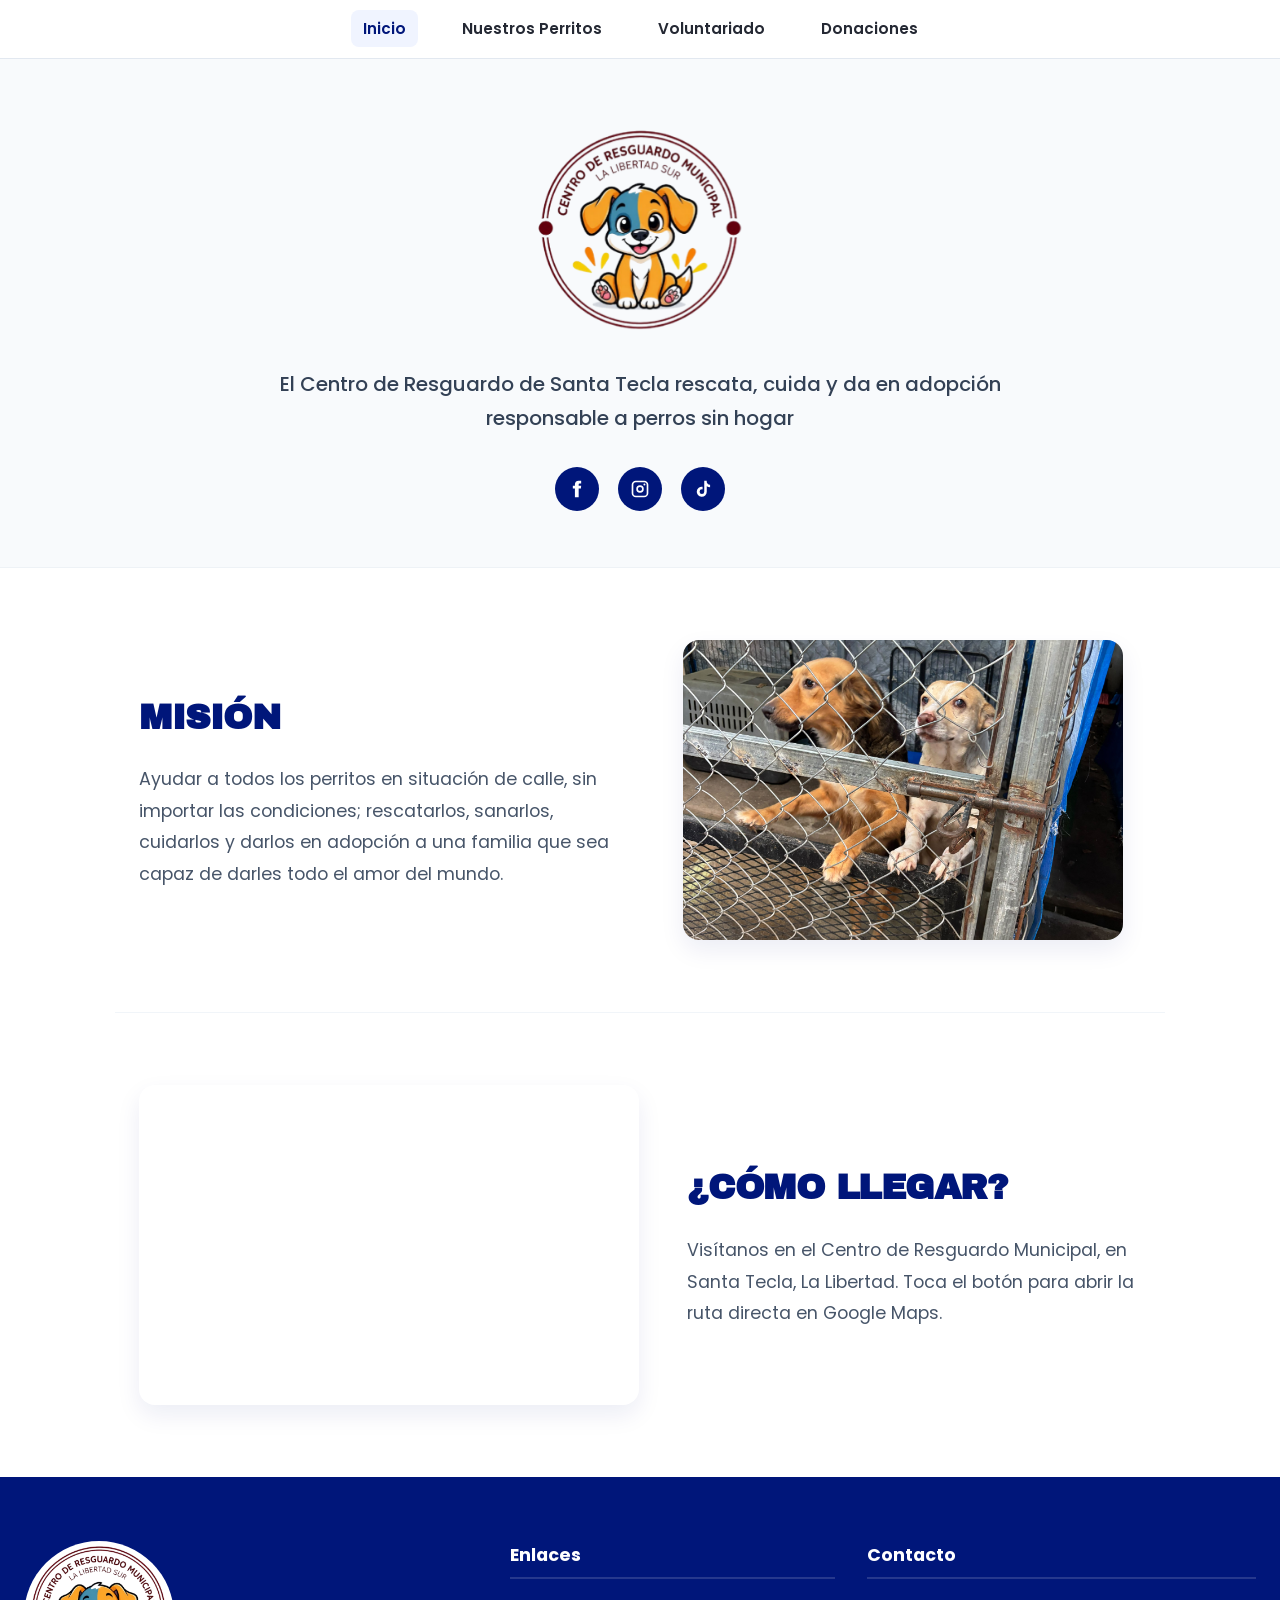
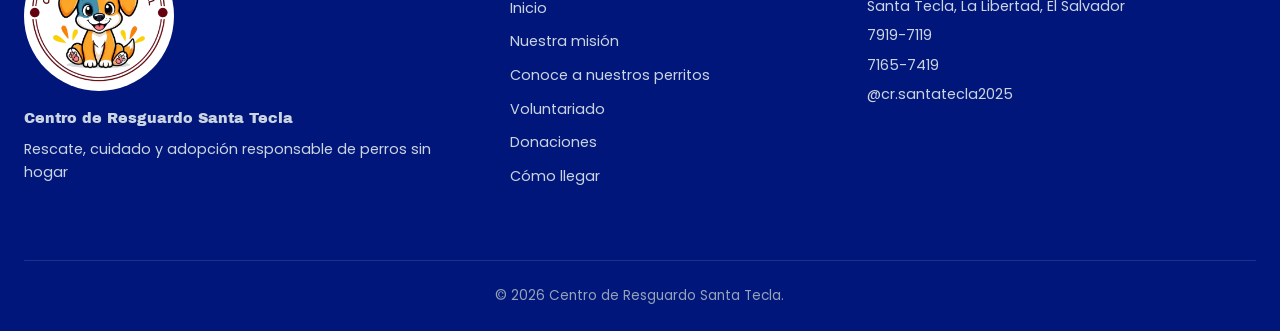
<file: index.html>
<!DOCTYPE html>
<html lang="es">
<head>
  <meta charset="UTF-8">
  <meta name="viewport" content="width=device-width, initial-scale=1.0">
  <meta name="description" content="El Centro de Resguardo de Santa Tecla cuida y da en adopción responsable a perros sin hogar">
  <title>Refugio Santa Tecla | Inicio</title>

  <!-- Tipografías del proyecto -->
  <link rel="preconnect" href="https://fonts.googleapis.com">
  <link rel="preconnect" href="https://fonts.gstatic.com" crossorigin>
  <link href="https://fonts.googleapis.com/css2?family=Archivo+Black&family=Poppins:wght@400;500;600;700;800&display=swap" rel="stylesheet">

  <!-- Hoja de estilos externa -->
  <link rel="stylesheet" href="style/styleindex.css">
</head>
<body>

  <!-- Barra de navegación estandarizada -->
  <header class="site-header">
    <nav class="barra-navegacion" aria-label="Navegación principal">
      <ul class="menu-navegacion">
        <li><a href="index.html" class="activo">Inicio</a></li>
        <li><a href="perritos.html">Nuestros Perritos</a></li>
        <li><a href="voluntariado.html">Voluntariado</a></li>
        <li><a href="donaciones.html">Donaciones</a></li>
      </ul>
    </nav>
  </header>

  <main>
    <!-- Sección Hero -->
    <section class="hero">
      <div class="hero-content">
        <img class="hero-logo" src="img/logo.png" alt="Logo del Centro de Resguardo Municipal" width="320" height="320">
        <p>El Centro de Resguardo de Santa Tecla rescata, cuida y da en adopción responsable a perros sin hogar</p>
        <ul class="social" aria-label="Redes sociales">
          <li><a class="fb" href="https://www.facebook.com/people/Centro-de-Resguardo-de-Santa-Tecla/61575786616793/" target="_blank" rel="noopener" aria-label="Facebook"><svg viewBox="0 0 24 24" aria-hidden="true"><path d="M14 8V6.5c0-.7.3-1 1-1h2V2h-3c-3 0-4.5 1.8-4.5 4.4V8H7v3.5h2.5V22H14V11.5h2.7L17 8z"/></svg></a></li>
          <li><a class="ig" href="https://www.instagram.com/cr.santatecla2025/" target="_blank" rel="noopener" aria-label="Instagram"><svg viewBox="0 0 24 24" aria-hidden="true"><path d="M7 2h10a5 5 0 0 1 5 5v10a5 5 0 0 1-5 5H7a5 5 0 0 1-5-5V7a5 5 0 0 1 5-5zm0 2a3 3 0 0 0-3 3v10a3 3 0 0 0 3 3h10a3 3 0 0 0 3-3V7a3 3 0 0 0-3-3zm5 3.5a4.5 4.5 0 1 1 0 9 4.5 4.5 0 0 1 0-9zm0 2a2.5 2.5 0 1 0 0 5 2.5 2.5 0 0 0 0-5zM17.3 5.5a1.2 1.2 0 1 1 0 2.4 1.2 1.2 0 0 1 0-2.4z"/></svg></a></li>
          <li><a class="tt" href="https://www.tiktok.com/@cr.santatecla2025" target="_blank" rel="noopener" aria-label="TikTok"><svg viewBox="0 0 24 24" aria-hidden="true"><path d="M16.5 2h-3v13.2a2.8 2.8 0 1 1-2.8-2.8c.3 0 .6 0 .8.1V9.4a6 6 0 1 0 5 5.9V8.6a7 7 0 0 0 4 1.3V6.9a4 4 0 0 1-4-4.9z"/></svg></a></li>
        </ul>
      </div>
    </section>

    <!-- Sección Misión: Texto izquierda, Foto derecha -->
    <section class="mission" id="mision">
      <div class="mission-container">
        <div class="mission-text">
          <h2>MISIÓN</h2>
          <p>Ayudar a todos los perritos en situación de calle, sin importar las condiciones;
            rescatarlos, sanarlos, cuidarlos y darlos en adopción a una familia
            que sea capaz de darles todo el amor del mundo.
          </p>
        </div>
        <div class="mission-media">
          <img src="img/mision.png" alt="Perrito rescatado en el refugio" class="mission-img">
        </div>
      </div>
    </section>

    <!-- Sección Cómo llegar: Mapa izquierda, Texto derecha -->
    <section class="location" id="como-llegar">
      <div class="location-container">
        <div class="location-map">
          <iframe 
            src="https://www.google.com/maps?q=Centro+de+Resguardo+Municipal+Santa+Tecla&output=embed" 
            title="Ubicación en Google Maps"
            loading="lazy">
          </iframe>
        </div>
        <div class="location-text">
          <h2>¿CÓMO LLEGAR?</h2>
          <p>Visítanos en el Centro de Resguardo Municipal, en Santa Tecla, La Libertad. Toca el botón para abrir la ruta directa en Google Maps.</p>
        </div>
      </div>
    </section>
  </main>

<!-- Pie de página -->
  <footer class="site-footer">
    <div class="footer-col">
      <img class="footer-logo" src="img/logo.png" alt="Logo del Centro de Resguardo" width="80" height="80">
      <p class="footer-title">Centro de Resguardo Santa Tecla</p>
      <p>Rescate, cuidado y adopción responsable de perros sin hogar</p>
    </div>

    <nav class="footer-col" aria-label="Enlaces del pie de página">
      <h3>Enlaces</h3>
      <ul>
        <li><a href="index.html">Inicio</a></li>
        <li><a href="index.html#mision">Nuestra misión</a></li>
        <li><a href="perritos.html">Conoce a nuestros perritos</a></li>
        <li><a href="voluntariado.html">Voluntariado</a></li>
        <li><a href="donaciones.html">Donaciones</a></li>
        <li><a href="index.html#como-llegar">Cómo llegar</a></li>
      </ul>
    </nav>

    <div class="footer-col">
      <h3>Contacto</h3>
      <address>
        <p>Santa Tecla, La Libertad, El Salvador</p>
        <p><a href="tel:+50379197119">7919-7119</a></p>
        <p><a href="tel:+50371657419">7165-7419</a></p>
        <p><a href="https://www.instagram.com/cr.santatecla2025/" target="_blank" rel="noopener">@cr.santatecla2025</a></p>
      </address>
    </div>

    <p class="footer-copy">&copy; 2026 Centro de Resguardo Santa Tecla. </p>
  </footer>

</body>
</html>
</file>
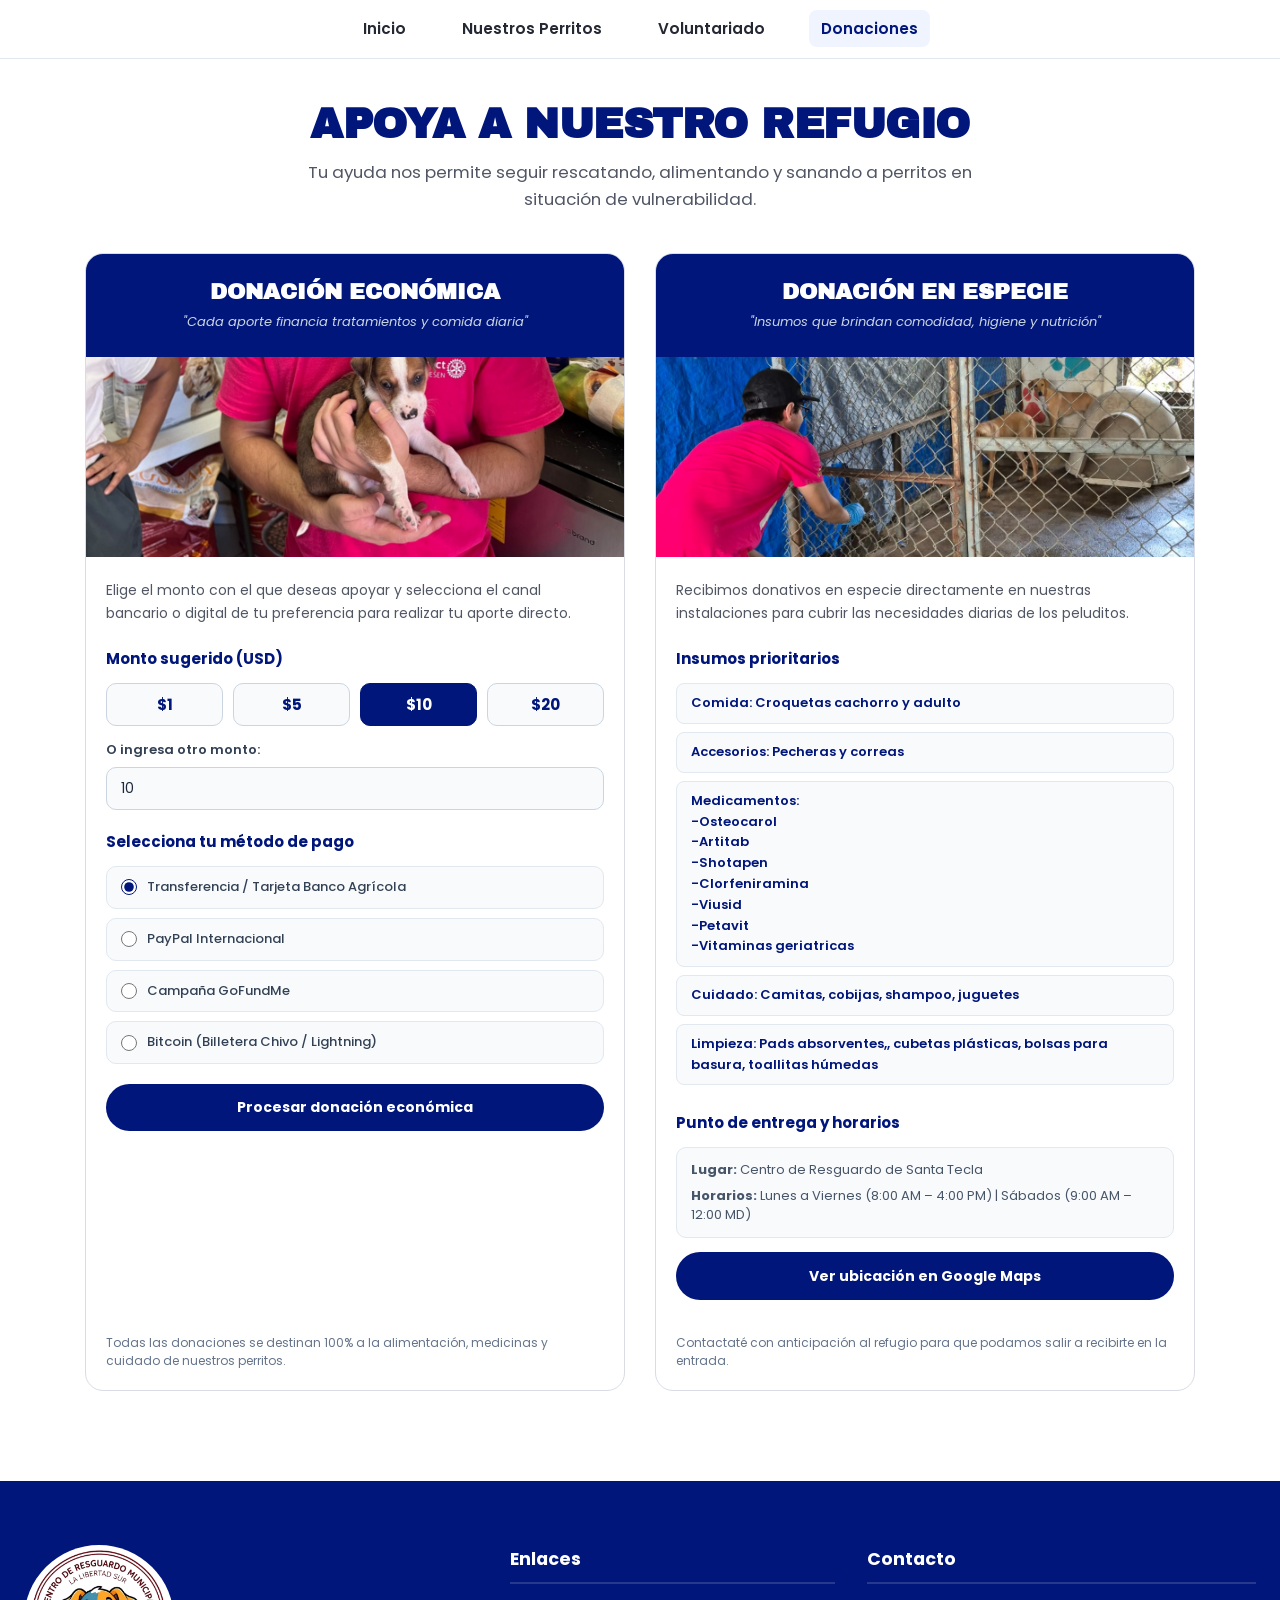
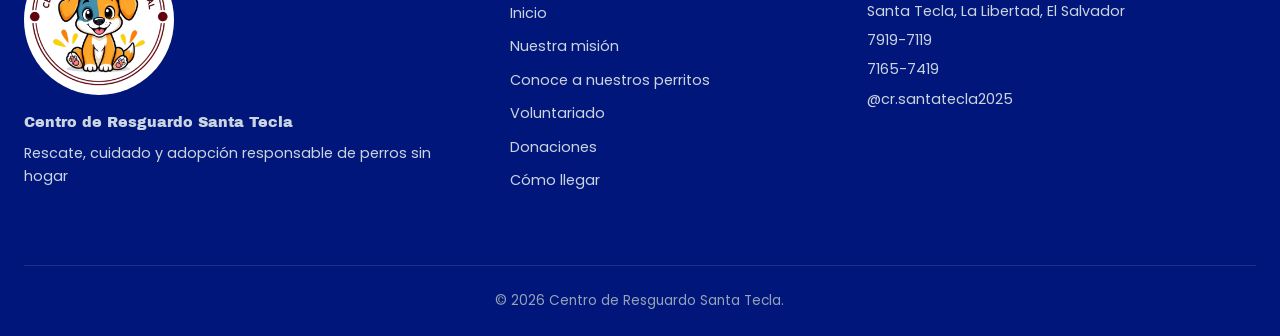
<file: donaciones.html>
<!DOCTYPE html>
<html lang="es">
<head>
  <meta charset="UTF-8">
  <meta name="viewport" content="width=device-width, initial-scale=1.0">
  <title>Donaciones - Refugio Santa Tecla</title>

  <!-- Tipografías de Google Fonts -->
  <link rel="preconnect" href="https://fonts.googleapis.com">
  <link rel="preconnect" href="https://fonts.gstatic.com" crossorigin>
  <link href="https://fonts.googleapis.com/css2?family=Archivo+Black&family=Poppins:wght@400;500;600;700;800&display=swap" rel="stylesheet">

  <!-- Hoja de estilos externa e independiente -->
  <link rel="stylesheet" href="style/styledonaciones.css">
</head>
<body>

  <!-- Barra de navegación estandarizada -->
  <header class="site-header">
    <nav class="barra-navegacion" aria-label="Navegación principal">
      <ul class="menu-navegacion">
        <li><a href="index.html">Inicio</a></li>
        <li><a href="perritos.html">Nuestros Perritos</a></li>
        <li><a href="voluntariado.html">Voluntariado</a></li>
        <li><a href="donaciones.html" class="activo">Donaciones</a></li>
      </ul>
    </nav>
  </header>

  <!-- Encabezado con estética consistente -->
  <section class="encabezado-perritos">
    <h1>APOYA A NUESTRO REFUGIO</h1>
    <p class="subtitulo-donaciones">Tu ayuda nos permite seguir rescatando, alimentando y sanando a perritos en situación de vulnerabilidad.</p>
  </section>

  <main class="contenedor-donaciones">
    <div class="cuadricula-donaciones">

      <!-- Tarjeta 1: Donación Económica con Métodos de Pago Unificados -->
      <article class="tarjeta-info">
        <header class="tarjeta-info-header">
          <h2>DONACIÓN ECONÓMICA</h2>
          <p class="lema-actividad">"Cada aporte financia tratamientos y comida diaria"</p>
        </header>

        <div class="tarjeta-imagen-wrap">
          <img src="img/donacion-dinero.png" alt="Apoyo a la atención veterinaria de perritos" class="tarjeta-donacion-img">
        </div>

        <div class="tarjeta-info-body">
          <p class="texto-descripcion">
            Elige el monto con el que deseas apoyar y selecciona el canal bancario o digital de tu preferencia para realizar tu aporte directo.
          </p>

          <form id="form-donacion-dinero" class="form-donacion-unificado">
            <div class="bloque-seccion-interna">
              <h3>Monto sugerido (USD)</h3>
              <div class="montos-predefinidos">
                <button type="button" class="btn-monto" data-monto="1">$1</button>
                <button type="button" class="btn-monto" data-monto="5">$5</button>
                <button type="button" class="btn-monto activo" data-monto="10">$10</button>
                <button type="button" class="btn-monto" data-monto="20">$20</button>
              </div>

              <div class="campo-grupo">
                <label for="monto-deseado">O ingresa otro monto:</label>
                <input type="number" id="monto-deseado" name="monto-deseado" min="1" step="0.01" value="10" placeholder="Ej. 25.00">
              </div>
            </div>

            <div class="bloque-seccion-interna">
              <h3>Selecciona tu método de pago</h3>
              <div class="lista-radios">
                <label class="opcion-radio" for="pago-tarjeta">
                  <input type="radio" id="pago-tarjeta" name="metodo-pago" value="tarjeta" checked required>
                  <span>Transferencia / Tarjeta Banco Agrícola</span>
                </label>
                
                <label class="opcion-radio" for="pago-paypal">
                  <input type="radio" id="pago-paypal" name="metodo-pago" value="paypal">
                  <span>PayPal Internacional</span>
                </label>

                <label class="opcion-radio" for="pago-gofundme">
                  <input type="radio" id="pago-gofundme" name="metodo-pago" value="gofundme">
                  <span>Campaña GoFundMe</span>
                </label>

                <label class="opcion-radio" for="pago-bitcoin">
                  <input type="radio" id="pago-bitcoin" name="metodo-pago" value="bitcoin">
                  <span>Bitcoin (Billetera Chivo / Lightning)</span>
                </label>
              </div>
            </div>

            <button type="submit" class="btn-accion">Procesar donación económica</button>
          </form>

          <p class="requisito-nota"> Todas las donaciones se destinan 100% a la alimentación, medicinas y cuidado de nuestros perritos.</p>
        </div>
      </article>

      <!-- Tarjeta 2: Donación de Artículos con Recepción y Ubicación Unificadas -->
      <article class="tarjeta-info">
        <header class="tarjeta-info-header">
          <h2>DONACIÓN EN ESPECIE</h2>
          <p class="lema-actividad">"Insumos que brindan comodidad, higiene y nutrición"</p>
        </header>

        <div class="tarjeta-imagen-wrap">
          <img src="img/donacion-articulos.png" alt="Insumos y alimentos para perritos" class="tarjeta-donacion-img">
        </div>

        <div class="tarjeta-info-body">
          <p class="texto-descripcion">
            Recibimos donativos en especie directamente en nuestras instalaciones para cubrir las necesidades diarias de los peluditos.
          </p>

          <div class="bloque-seccion-interna">
            <h3>Insumos prioritarios</h3>
            <ul class="tags-horarios">
              <li>Comida: Croquetas cachorro y adulto</li>
              <li>Accesorios: Pecheras y correas</li>
              <li>Medicamentos:
                <ul>-Osteocarol</ul>
                <ul>-Artitab</ul>
                <ul>-Shotapen</ul>
                <ul>-Clorfeniramina</ul>
                <ul>-Viusid</ul>
                <ul>-Petavit</ul>
                <ul>-Vitaminas geriatricas</ul>
              </li>
              <li>Cuidado: Camitas, cobijas, shampoo, juguetes</li>
              <li>Limpieza: Pads absorventes,, cubetas plásticas, bolsas para basura, toallitas húmedas</li>
            </ul>
          </div>

          <div class="bloque-seccion-interna">
            <h3>Punto de entrega y horarios</h3>
            <div class="caja-entrega-resumen">
              <p class="entrega-lugar"><strong>Lugar:</strong> Centro de Resguardo de Santa Tecla</p>
              <p class="entrega-horario"><strong>Horarios:</strong> Lunes a Viernes (8:00 AM – 4:00 PM) | Sábados (9:00 AM – 12:00 MD)</p>
            </div>
            <a href="https://maps.app.goo.gl/vtKgPzYbwQFn2ME26?g_st=iw" target="_blank" rel="noopener" class="btn-accion">Ver ubicación en Google Maps</a>
          </div>

          <p class="requisito-nota">Contactaté con anticipación al refugio para que podamos salir a recibirte en la entrada.</p>
        </div>
      </article>

    </div>
  </main>

    <footer class="site-footer">
    <div class="footer-col">
      <img class="footer-logo" src="img/logo.png" alt="Logo del Centro de Resguardo" width="80" height="80">
      <p class="footer-title">Centro de Resguardo Santa Tecla</p>
      <p>Rescate, cuidado y adopción responsable de perros sin hogar</p>
    </div>

    <nav class="footer-col" aria-label="Enlaces del pie de página">
      <h3>Enlaces</h3>
      <ul>
        <li><a href="index.html">Inicio</a></li>
        <li><a href="index.html#mision">Nuestra misión</a></li>
        <li><a href="perritos.html">Conoce a nuestros perritos</a></li>
        <li><a href="voluntariado.html">Voluntariado</a></li>
        <li><a href="donaciones.html">Donaciones</a></li>
        <li><a href="index.html#como-llegar">Cómo llegar</a></li>
      </ul>
    </nav>

    <div class="footer-col">
      <h3>Contacto</h3>
      <address>
        <p>Santa Tecla, La Libertad, El Salvador</p>
        <p><a href="tel:+50379197119">7919-7119</a></p>
        <p><a href="tel:+50371657419">7165-7419</a></p>
        <p><a href="https://www.instagram.com/cr.santatecla2025/" target="_blank" rel="noopener">@cr.santatecla2025</a></p>
      </address>
    </div>

    <p class="footer-copy">&copy; 2026 Centro de Resguardo Santa Tecla. </p>
  </footer>


  <script>
    const ENLACES_PAGO = {
      tarjeta:  "https://www.bancoagricola.com",
      paypal:   "https://www.paypal.com",
      gofundme: "https://www.gofundme.com",
      bitcoin:  "https://chivowallet.com"
    };

    const botonesMonto = document.querySelectorAll(".btn-monto");
    const inputMonto = document.getElementById("monto-deseado");

    botonesMonto.forEach(btn => {
      btn.addEventListener("click", () => {
        botonesMonto.forEach(b => b.classList.remove("activo"));
        btn.classList.add("activo");
        inputMonto.value = btn.dataset.monto;
      });
    });

    document.getElementById("form-donacion-dinero").addEventListener("submit", function (e) {
      e.preventDefault();
      const elegido = document.querySelector('input[name="metodo-pago"]:checked');
      if (elegido && ENLACES_PAGO[elegido.value]) {
        window.open(ENLACES_PAGO[elegido.value], "_blank");
      }
    });
  </script>

</body>
</html>
</file>
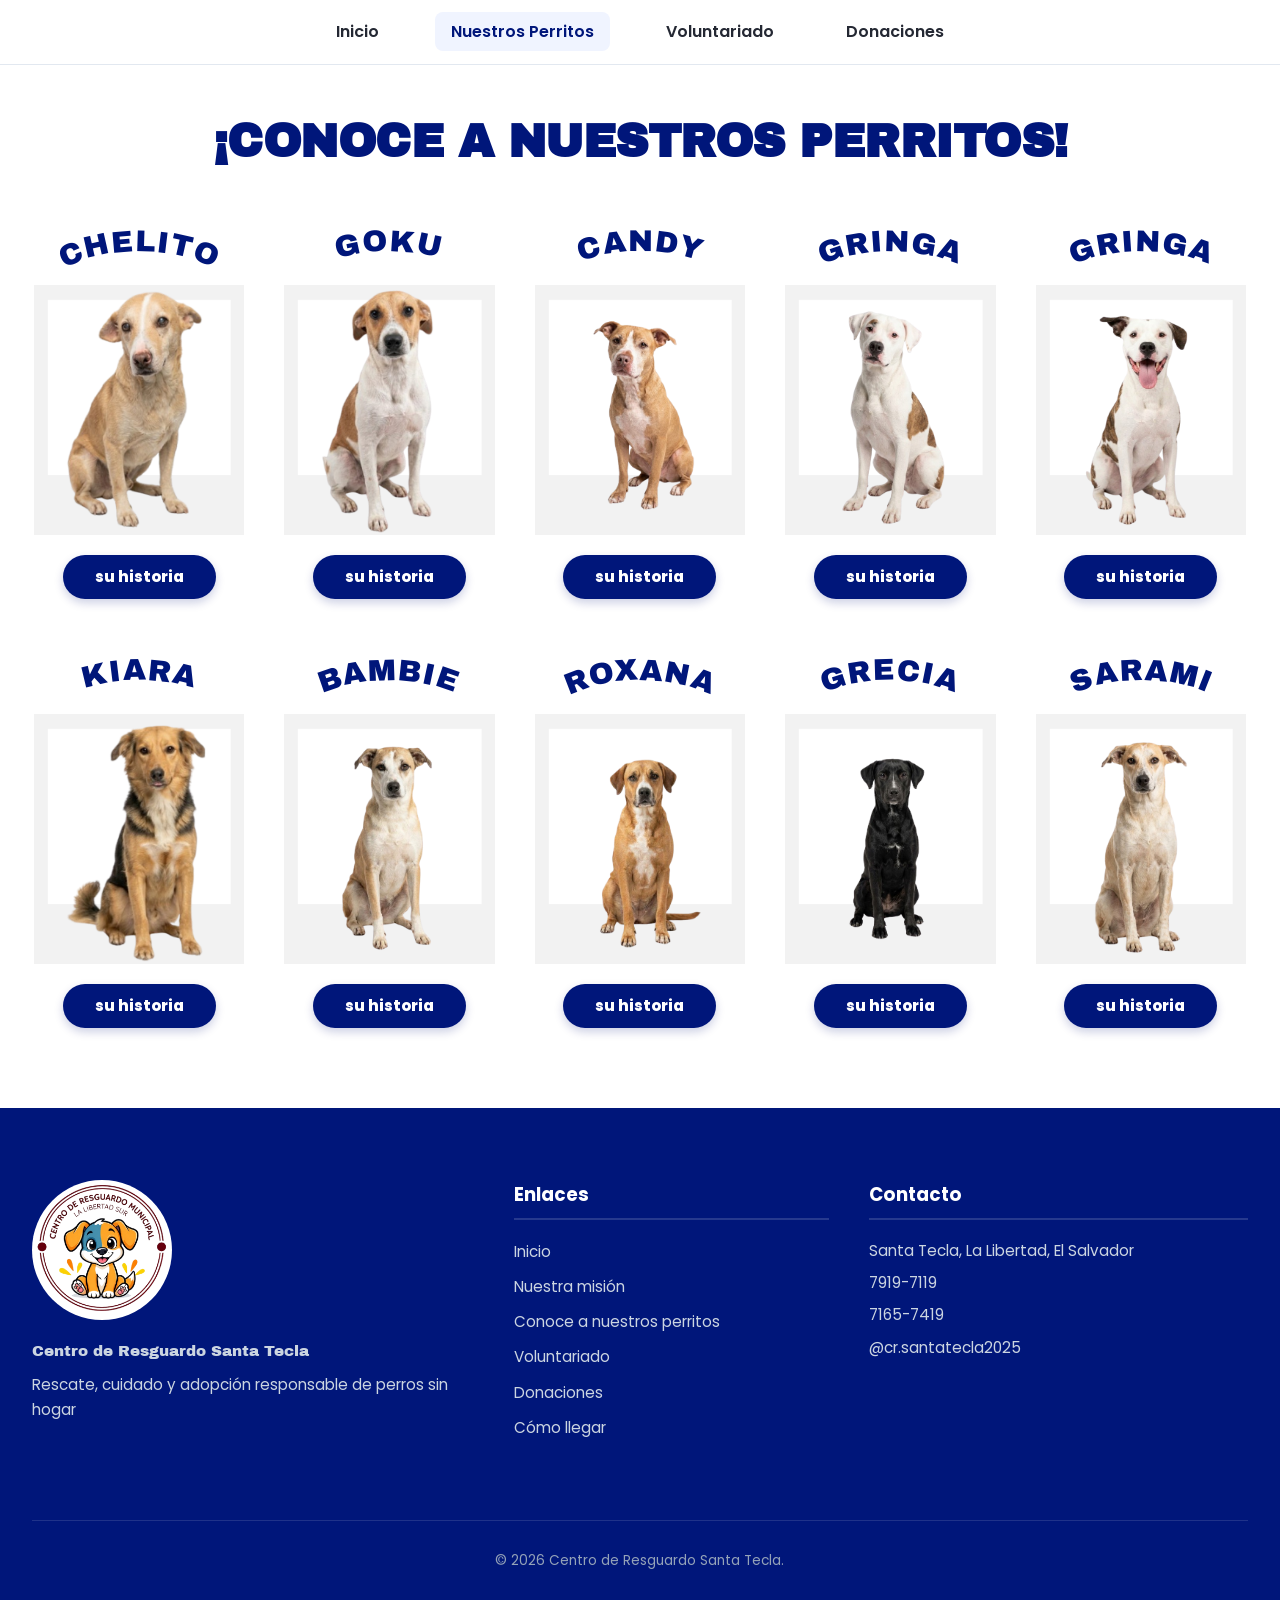
<file: perritos.html>
<!DOCTYPE html>
<html lang="es">
<head>
  <meta charset="UTF-8">
  <meta name="viewport" content="width=device-width, initial-scale=1.0">
  <title>Conoce a nuestros perritos - Centro de Resguardo</title>
  
  <!-- Tipografías de Google Fonts: Archivo Black y Poppins -->
  <link rel="preconnect" href="https://fonts.googleapis.com">
  <link rel="preconnect" href="https://fonts.gstatic.com" crossorigin>
  <link href="https://fonts.googleapis.com/css2?family=Archivo+Black&family=Poppins:wght@400;600;700;800&display=swap" rel="stylesheet">

  <!-- Enlace a la hoja de estilo externa -->
  <link rel="stylesheet" href="style/styleperritos.css">
</head>
<body>

  <!-- Barra de navegación estandarizada -->
  <header class="site-header">
    <nav class="barra-navegacion" aria-label="Navegación principal">
      <ul class="menu-navegacion">
        <li><a href="index.html">Inicio</a></li>
        <li><a href="perritos.html" class="activo">Nuestros Perritos</a></li>
        <li><a href="voluntariado.html">Voluntariado</a></li>
        <li><a href="donaciones.html">Donaciones</a></li>
      </ul>
    </nav>
  </header>

  <!-- Encabezado con título limpio en azul -->
  <section class="encabezado-perritos">
    <h1>¡CONOCE A NUESTROS PERRITOS!</h1>
  </section>

  <!-- Contenedor principal de la galería -->
  <main class="contenedor-galeria">
    <section class="cuadricula-perritos" aria-label="Galería de perritos">
      
      <!-- Tarjeta 1: Chelito -->
      <article class="tarjeta-perro">
        <svg class="nombre-curvo" viewBox="0 0 300 100">
          <path id="arco-chelito" d="M 25,85 A 135,70 0 0,1 275,85" fill="transparent" />
          <text>
            <textPath href="#arco-chelito" startOffset="50%" text-anchor="middle">CHELITO</textPath>
          </text>
        </svg>
        <div class="escenario-foto">
          <img src="img/polaroid.png" alt="Marco polaroid" class="foto-polaroid">
          <img src="img/chelito.png" alt="Fotografía de Chelito" class="foto-perro">
        </div>
        <a href="#historia-chelito" class="boton-historia">su historia</a>
      </article>

      <!-- Tarjeta 2: Goku -->
      <article class="tarjeta-perro">
        <svg class="nombre-curvo" viewBox="0 0 300 100">
          <path id="arco-goku" d="M 25,85 A 135,70 0 0,1 275,85" fill="transparent" />
          <text>
            <textPath href="#arco-goku" startOffset="50%" text-anchor="middle">GOKU</textPath>
          </text>
        </svg>
        <div class="escenario-foto">
          <img src="img/polaroid.png" alt="Marco polaroid" class="foto-polaroid">
          <img src="img/goku.png" alt="Fotografía de Goku" class="foto-perro">
        </div>
        <a href="#historia-goku" class="boton-historia">su historia</a>
      </article>

      <!-- Tarjeta 3: Candy -->
      <article class="tarjeta-perro">
        <svg class="nombre-curvo" viewBox="0 0 300 100">
          <path id="arco-candy" d="M 25,85 A 135,70 0 0,1 275,85" fill="transparent" />
          <text>
            <textPath href="#arco-candy" startOffset="50%" text-anchor="middle">CANDY</textPath>
          </text>
        </svg>
        <div class="escenario-foto">
          <img src="img/polaroid.png" alt="Marco polaroid" class="foto-polaroid">
          <img src="img/candy.png" alt="Fotografía de Candy" class="foto-perro">
        </div>
        <a href="#historia-candy" class="boton-historia">su historia</a>
      </article>

      <!-- Tarjeta 4: Gringa 1 -->
      <article class="tarjeta-perro">
        <svg class="nombre-curvo" viewBox="0 0 300 100">
          <path id="arco-gringa1" d="M 25,85 A 135,70 0 0,1 275,85" fill="transparent" />
          <text>
            <textPath href="#arco-gringa1" startOffset="50%" text-anchor="middle">GRINGA</textPath>
          </text>
        </svg>
        <div class="escenario-foto">
          <img src="img/polaroid.png" alt="Marco polaroid" class="foto-polaroid">
          <img src="img/gringa1.png" alt="Fotografía de Gringa" class="foto-perro">
        </div>
        <a href="#historia-gringa1" class="boton-historia">su historia</a>
      </article>

      <!-- Tarjeta 5: Gringa 2 -->
      <article class="tarjeta-perro">
        <svg class="nombre-curvo" viewBox="0 0 300 100">
          <path id="arco-gringa2" d="M 25,85 A 135,70 0 0,1 275,85" fill="transparent" />
          <text>
            <textPath href="#arco-gringa2" startOffset="50%" text-anchor="middle">GRINGA</textPath>
          </text>
        </svg>
        <div class="escenario-foto">
          <img src="img/polaroid.png" alt="Marco polaroid" class="foto-polaroid">
          <img src="img/gringa2.png" alt="Fotografía de Gringa" class="foto-perro">
        </div>
        <a href="#historia-gringa2" class="boton-historia">su historia</a>
      </article>

      <!-- Tarjeta 6: Kiara -->
      <article class="tarjeta-perro">
        <svg class="nombre-curvo" viewBox="0 0 300 100">
          <path id="arco-kiara" d="M 25,85 A 135,70 0 0,1 275,85" fill="transparent" />
          <text>
            <textPath href="#arco-kiara" startOffset="50%" text-anchor="middle">KIARA</textPath>
          </text>
        </svg>
        <div class="escenario-foto">
          <img src="img/polaroid.png" alt="Marco polaroid" class="foto-polaroid">
          <img src="img/kiara.png" alt="Fotografía de Kiara" class="foto-perro">
        </div>
        <a href="#historia-kiara" class="boton-historia">su historia</a>
      </article>

      <!-- Tarjeta 7: Bambie -->
      <article class="tarjeta-perro">
        <svg class="nombre-curvo" viewBox="0 0 300 100">
          <path id="arco-bambie" d="M 25,85 A 135,70 0 0,1 275,85" fill="transparent" />
          <text>
            <textPath href="#arco-bambie" startOffset="50%" text-anchor="middle">BAMBIE</textPath>
          </text>
        </svg>
        <div class="escenario-foto">
          <img src="img/polaroid.png" alt="Marco polaroid" class="foto-polaroid">
          <img src="img/bambie.png" alt="Fotografía de Bambie" class="foto-perro">
        </div>
        <a href="#historia-bambie" class="boton-historia">su historia</a>
      </article>

      <!-- Tarjeta 8: Roxana -->
      <article class="tarjeta-perro">
        <svg class="nombre-curvo" viewBox="0 0 300 100">
          <path id="arco-roxana" d="M 25,85 A 135,70 0 0,1 275,85" fill="transparent" />
          <text>
            <textPath href="#arco-roxana" startOffset="50%" text-anchor="middle">ROXANA</textPath>
          </text>
        </svg>
        <div class="escenario-foto">
          <img src="img/polaroid.png" alt="Marco polaroid" class="foto-polaroid">
          <img src="img/roxana.png" alt="Fotografía de Roxana" class="foto-perro">
        </div>
        <a href="#historia-roxana" class="boton-historia">su historia</a>
      </article>

      <!-- Tarjeta 9: Grecia -->
      <article class="tarjeta-perro">
        <svg class="nombre-curvo" viewBox="0 0 300 100">
          <path id="arco-grecia" d="M 25,85 A 135,70 0 0,1 275,85" fill="transparent" />
          <text>
            <textPath href="#arco-grecia" startOffset="50%" text-anchor="middle">GRECIA</textPath>
          </text>
        </svg>
        <div class="escenario-foto">
          <img src="img/polaroid.png" alt="Marco polaroid" class="foto-polaroid">
          <img src="img/grecia.png" alt="Fotografía de Grecia" class="foto-perro">
        </div>
        <a href="#historia-grecia" class="boton-historia">su historia</a>
      </article>

      <!-- Tarjeta 10: Sarami -->
      <article class="tarjeta-perro">
        <svg class="nombre-curvo" viewBox="0 0 300 100">
          <path id="arco-sarami" d="M 25,85 A 135,70 0 0,1 275,85" fill="transparent" />
          <text>
            <textPath href="#arco-sarami" startOffset="50%" text-anchor="middle">SARAMI</textPath>
          </text>
        </svg>
        <div class="escenario-foto">
          <img src="img/polaroid.png" alt="Marco polaroid" class="foto-polaroid">
          <img src="img/sarami.png" alt="Fotografía de Sarami" class="foto-perro">
        </div>
        <a href="#historia-sarami" class="boton-historia">su historia</a>
      </article>

    </section>
  </main>

  <!-- ========================================================= -->
  <!-- MODALES DE HISTORIA (100% CSS, SIN JAVASCRIPT)            -->
  <!-- ========================================================= -->

  <!-- Modal Chelito -->
  <div id="historia-chelito" class="modal-historia">
    <div class="caja-modal">
      <div class="foto-modal-contenedor">
        <img src="img/chelito.png" alt="Chelito" class="foto-modal">
      </div>
      <div class="texto-modal">
        <h2>Chelito</h2>
        <p>Chelito fue rescatado de las calles, ya que en su vida como perro callejero sufrió abuso de parte de otros perros, los cuales lo dejaron muy malherido hasta tal punto que en su carita hubo una infestación de gusanos y es por esa razón que su orejita derecha esta un poquito más caída que la izquierda.</p>
        <a href="#" class="boton-cerrar-modal">Volver con la camada</a>
      </div>
    </div>
  </div>

  <!-- Modal Goku -->
  <div id="historia-goku" class="modal-historia">
    <div class="caja-modal">
      <div class="foto-modal-contenedor">
        <img src="img/goku.png" alt="Goku" class="foto-modal">
      </div>
      <div class="texto-modal">
        <h2>Goku</h2>
        <p>fue encontrado y rescatado, ya que su dueño anterior lo mutilaba, es decir, le cortaba pedazos de piel sin razón alguna, pero ahora ya es un perrito alegre y jugueto aunque que con una lesión en su patita trasera.</p>
        <a href="#" class="boton-cerrar-modal">Volver con la camada</a>
      </div>
    </div>
  </div>

  <!-- Modal Candy -->
  <div id="historia-candy" class="modal-historia">
    <div class="caja-modal">
      <div class="foto-modal-contenedor">
        <img src="img/candy.png" alt="Candy" class="foto-modal">
      </div>
      <div class="texto-modal">
        <h2>Candy</h2>
        <p>Ella era una perrita que fue considerada una maquina de hacer cachorritos, pero cuando ella ya no pudo seguir haciendo bebes fue abandonada ya que sus dueños ya no la miraban como algo de valor.</p>
        <a href="#" class="boton-cerrar-modal">Volver con la camada</a>
      </div>
    </div>
  </div>

  <!-- Modal Gringa 1 -->
  <div id="historia-gringa1" class="modal-historia">
    <div class="caja-modal">
      <div class="foto-modal-contenedor">
        <img src="img/gringa1.png" alt="Gringa" class="foto-modal">
      </div>
      <div class="texto-modal">
        <h2>Gringa</h2>
        <p>Es una de las 2 hermanitas del refugio. Ellas fueron encontradas en una alcantarilla recien nacidas junto a su madre, posteriormente fueron transportadas al refugio juntas, pero su madre se fue a otro refugio. </p>
        <a href="#" class="boton-cerrar-modal">Volver con la camada</a>
      </div>
    </div>
  </div>

  <!-- Modal Gringa 2 -->
  <div id="historia-gringa2" class="modal-historia">
    <div class="caja-modal">
      <div class="foto-modal-contenedor">
        <img src="img/gringa2.png" alt="Gringa" class="foto-modal">
      </div>
      <div class="texto-modal">
        <h2>Gringa</h2>
        <p>Las gringas son inseparables gracias a su gran vinculo, por lo que a la hora de adoptarlas es necesario que se las lleven a las dos.</p>
        <a href="#" class="boton-cerrar-modal">Volver con la camada</a>
      </div>
    </div>
  </div>

  <!-- Modal Kiara -->
  <div id="historia-kiara" class="modal-historia">
    <div class="caja-modal">
      <div class="foto-modal-contenedor">
        <img src="img/kiara.png" alt="Kiara" class="foto-modal">
      </div>
      <div class="texto-modal">
        <h2>Kiara</h2>
        <p> fue abandonada y posteriormente rescatada, ya que sufre de incontinecia urinaria, esto es debido a que ella pario a muchos perritos y eso le genero ese efecto incontrolable de orinar a cada momento.</p>
        <a href="#" class="boton-cerrar-modal">Volver con la camada</a>
      </div>
    </div>
  </div>

  <!-- Modal Bambie -->
  <div id="historia-bambie" class="modal-historia">
    <div class="caja-modal">
      <div class="foto-modal-contenedor">
        <img src="img/bambie.png" alt="Bambie" class="foto-modal">
      </div>
      <div class="texto-modal">
        <h2>Bambie</h2>
        <p> fue rescatada de la calle y posteriormente salvada del moquillo aunque lastimosamente quedo con secuelas neuronales que le afectan su estabilidad y muchas otras funciones motora.</p>
        <a href="#" class="boton-cerrar-modal">Volver con la camada</a>
      </div>
    </div>
  </div>

  <!-- Modal Roxana -->
  <div id="historia-roxana" class="modal-historia">
    <div class="caja-modal">
      <div class="foto-modal-contenedor">
        <img src="img/roxana.png" alt="Roxana" class="foto-modal">
      </div>
      <div class="texto-modal">
        <h2>Roxana</h2>
        <p> Ella fue rescatada, ya que fue atropellada y se le quebró la patita derecha, fue llevada a la veterinaria y la operaron y pusieron un tornillo en su patita, pero lastimosamente no sano correctamente, ya que ella no se mantenía quieta, por ende es cojita.</p>
        <a href="#" class="boton-cerrar-modal">Volver con la camada</a>
      </div>
    </div>
  </div>

  <!-- ModaL Grecia -->
  <div id="historia-grecia" class="modal-historia">
    <div class="caja-modal">
      <div class="foto-modal-contenedor">
        <img src="img/grecia.png" alt="Grecia" class="foto-modal">
      </div>
      <div class="texto-modal">
        <h2>Grecia</h2>
        <p>Grecia da vida a momentos cálidos y hogareños. Le fascina recibir caricias en la cabeza y dormir siestas bajo el sol suave de la mañana.</p>
        <a href="#" class="boton-cerrar-modal">Volver con la camada</a>
      </div>
    </div>
  </div>

  <!-- Modal Sarami -->
  <div id="historia-sarami" class="modal-historia">
    <div class="caja-modal">
      <div class="foto-modal-contenedor">
        <img src="img/sarami.png" alt="Sarami" class="foto-modal">
      </div>
      <div class="texto-modal">
        <h2>Sarami</h2>
        <p>Sarami, ella fue rescatada de la calle, ya que fue encontrada en un fuerte estado de desnutrición con hongos y erliquia la cual es causada por las garrapatas.</p>
        <a href="#" class="boton-cerrar-modal">Volver con la camada</a>
      </div>
    </div>
  </div>

  <!-- Pie de página unificado -->
  <footer class="site-footer">
    <div class="footer-col">
      <img class="footer-logo" src="img/logo.png" alt="Logo del Centro de Resguardo" width="80" height="80">
      <p class="footer-title">Centro de Resguardo Santa Tecla</p>
      <p>Rescate, cuidado y adopción responsable de perros sin hogar</p>
    </div>

    <nav class="footer-col" aria-label="Enlaces del pie de página">
      <h3>Enlaces</h3>
      <ul>
        <li><a href="index.html">Inicio</a></li>
        <li><a href="index.html#mision">Nuestra misión</a></li>
        <li><a href="perritos.html">Conoce a nuestros perritos</a></li>
        <li><a href="voluntariado.html">Voluntariado</a></li>
        <li><a href="donaciones.html">Donaciones</a></li>
        <li><a href="index.html#como-llegar">Cómo llegar</a></li>
      </ul>
    </nav>

    <div class="footer-col">
      <h3>Contacto</h3>
      <address>
        <p>Santa Tecla, La Libertad, El Salvador</p>
        <p><a href="tel:+50379197119">7919-7119</a></p>
        <p><a href="tel:+50371657419">7165-7419</a></p>
        <p><a href="https://www.instagram.com/cr.santatecla2025/" target="_blank" rel="noopener">@cr.santatecla2025</a></p>
      </address>
    </div>

    <p class="footer-copy">&copy; 2026 Centro de Resguardo Santa Tecla. </p>
  </footer>
</body>
</html>
</file>
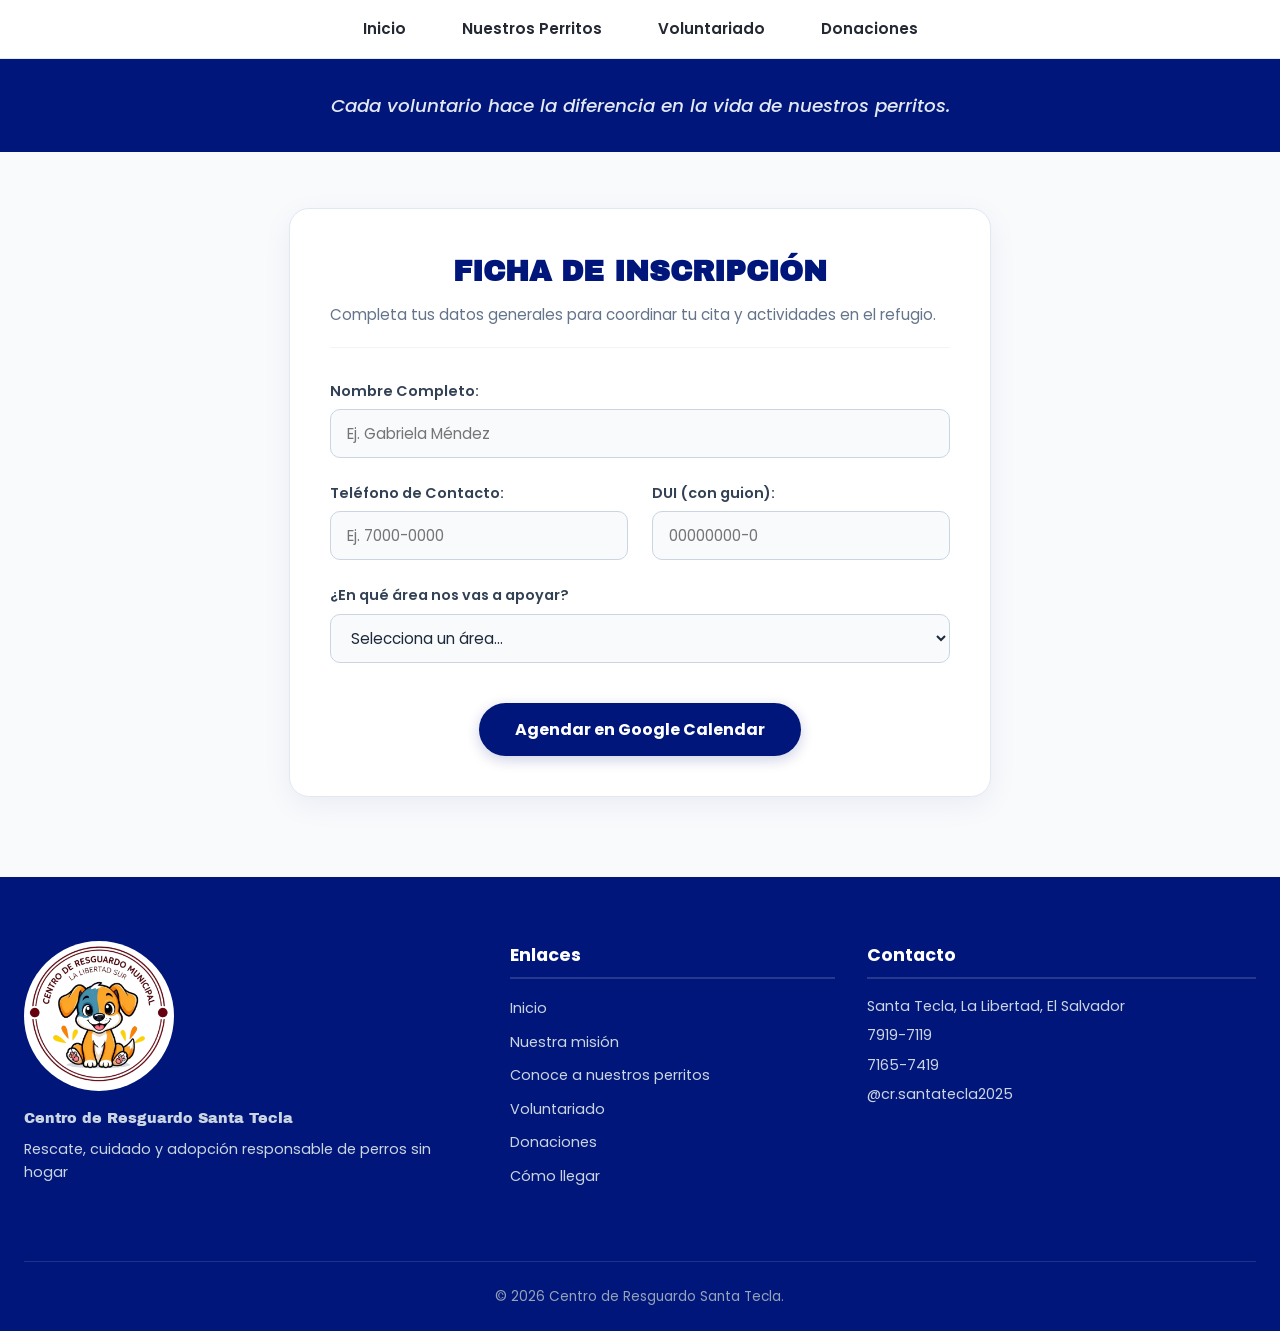
<file: usuario.html>
<!DOCTYPE html>
<html lang="es">
<head>
  <meta charset="UTF-8">
  <meta name="viewport" content="width=device-width, initial-scale=1.0">
  <title>Mi Perfil y Registro - Refugio Santa Tecla</title>

  <!-- Tipografías de Google Fonts -->
  <link rel="preconnect" href="https://fonts.googleapis.com">
  <link rel="preconnect" href="https://fonts.gstatic.com" crossorigin>
  <link href="https://fonts.googleapis.com/css2?family=Archivo+Black&family=Poppins:wght@400;500;600;700;800&display=swap" rel="stylesheet">

  <!-- Hoja de estilos vinculada -->
  <link rel="stylesheet" href="style/styleusuario.css">
</head>
<body>

  <!-- Barra de navegación estandarizada -->
  <header class="site-header">
    <nav class="barra-navegacion" aria-label="Navegación principal">
      <ul class="menu-navegacion">
        <li><a href="index.html">Inicio</a></li>
        <li><a href="perritos.html">Nuestros Perritos</a></li>
        <li><a href="voluntariado.html">Voluntariado</a></li>
        <li><a href="donaciones.html">Donaciones</a></li>
      </ul>
    </nav>
  </header>

  <!-- Encabezado con franja azul institucional -->
  <section class="encabezado-principal">
    <p class="subtitulo-encabezado">Cada voluntario hace la diferencia en la vida de nuestros perritos.</p>
  </section>

  <!-- Contenedor Principal del Formulario -->
  <main class="contenedor-perfil">

    <section class="tarjeta-formulario" id="vista-usuario">
      <header class="cabecera-form">
        <h2>FICHA DE INSCRIPCIÓN</h2>
        <p>Completa tus datos generales para coordinar tu cita y actividades en el refugio.</p>
      </header>

      <form id="form-datos-generales" class="formulario-registro">
        
        <div class="campo-grupo">
          <label for="user-nombre-completo">Nombre Completo:</label>
          <input type="text" id="user-nombre-completo" name="user-nombre-completo" placeholder="Ej. Gabriela Méndez" required>
        </div>

        <div class="fila-doble">
          <div class="campo-grupo">
            <label for="user-telefono">Teléfono de Contacto:</label>
            <input type="tel" id="user-telefono" name="user-telefono" placeholder="Ej. 7000-0000" pattern="[0-9]{4}-?[0-9]{4}" required>
          </div>

          <div class="campo-grupo">
            <label for="user-dui">DUI (con guion):</label>
            <input type="text" id="user-dui" name="user-dui" placeholder="00000000-0" pattern="[0-9]{8}-[0-9]" maxlength="10" required>
          </div>
        </div>

        <div class="campo-grupo">
          <label for="user-area-ayuda">¿En qué área nos vas a apoyar?</label>
          <select id="user-area-ayuda" name="user-area-ayuda" required>
            <option value="" disabled selected>Selecciona un área...</option>
            <option value="limpieza">Limpieza</option>
            <option value="bano">Baño</option>
            <option value="paseos">Paseos</option>
          </select>
        </div>

        <div class="contenedor-acciones">
          <button type="submit" class="boton-enviar">Agendar en Google Calendar</button>
        </div>
      </form>
    </section>

  </main>

  <!-- Pie de página -->
  <footer class="site-footer">
    <div class="footer-col">
      <img class="footer-logo" src="img/logo.png" alt="Logo del Centro de Resguardo" width="80" height="80">
      <p class="footer-title">Centro de Resguardo Santa Tecla</p>
      <p>Rescate, cuidado y adopción responsable de perros sin hogar</p>
    </div>

    <nav class="footer-col" aria-label="Enlaces del pie de página">
      <h3>Enlaces</h3>
      <ul>
        <li><a href="index.html">Inicio</a></li>
        <li><a href="index.html#mision">Nuestra misión</a></li>
        <li><a href="perritos.html">Conoce a nuestros perritos</a></li>
        <li><a href="voluntariado.html">Voluntariado</a></li>
        <li><a href="donaciones.html">Donaciones</a></li>
        <li><a href="index.html#como-llegar">Cómo llegar</a></li>
      </ul>
    </nav>

    <div class="footer-col">
      <h3>Contacto</h3>
      <address>
        <p>Santa Tecla, La Libertad, El Salvador</p>
        <p><a href="tel:+50379197119">7919-7119</a></p>
        <p><a href="tel:+50371657419">7165-7419</a></p>
        <p><a href="https://www.instagram.com/cr.santatecla2025/" target="_blank" rel="noopener">@cr.santatecla2025</a></p>
      </address>
    </div>

    <p class="footer-copy">&copy; 2026 Centro de Resguardo Santa Tecla.</p>
  </footer>
  
  <!-- Script para armar la URL de Google Calendar con los datos seleccionados -->
  <script>
    const CALENDAR_URL = null;

    document.getElementById("form-datos-generales").addEventListener("submit", function (e) {
      e.preventDefault();

      let url = CALENDAR_URL;
      if (!url) {
        const selectArea = document.getElementById("user-area-ayuda");
        const areaTexto = selectArea.options[selectArea.selectedIndex].text;

        const detalles =
          "Nombre: " + document.getElementById("user-nombre-completo").value +
          "\nTeléfono: " + document.getElementById("user-telefono").value +
          "\nDUI: " + document.getElementById("user-dui").value +
          "\nÁrea de apoyo: " + areaTexto;

        url = "https://calendar.google.com/calendar/render?action=TEMPLATE" +
              "&text=" + encodeURIComponent("Voluntariado - Refugio Santa Tecla") +
              "&details=" + encodeURIComponent(detalles);
      }
      window.open(url, "_blank");
    });
  </script>

</body>
</html>
</file>
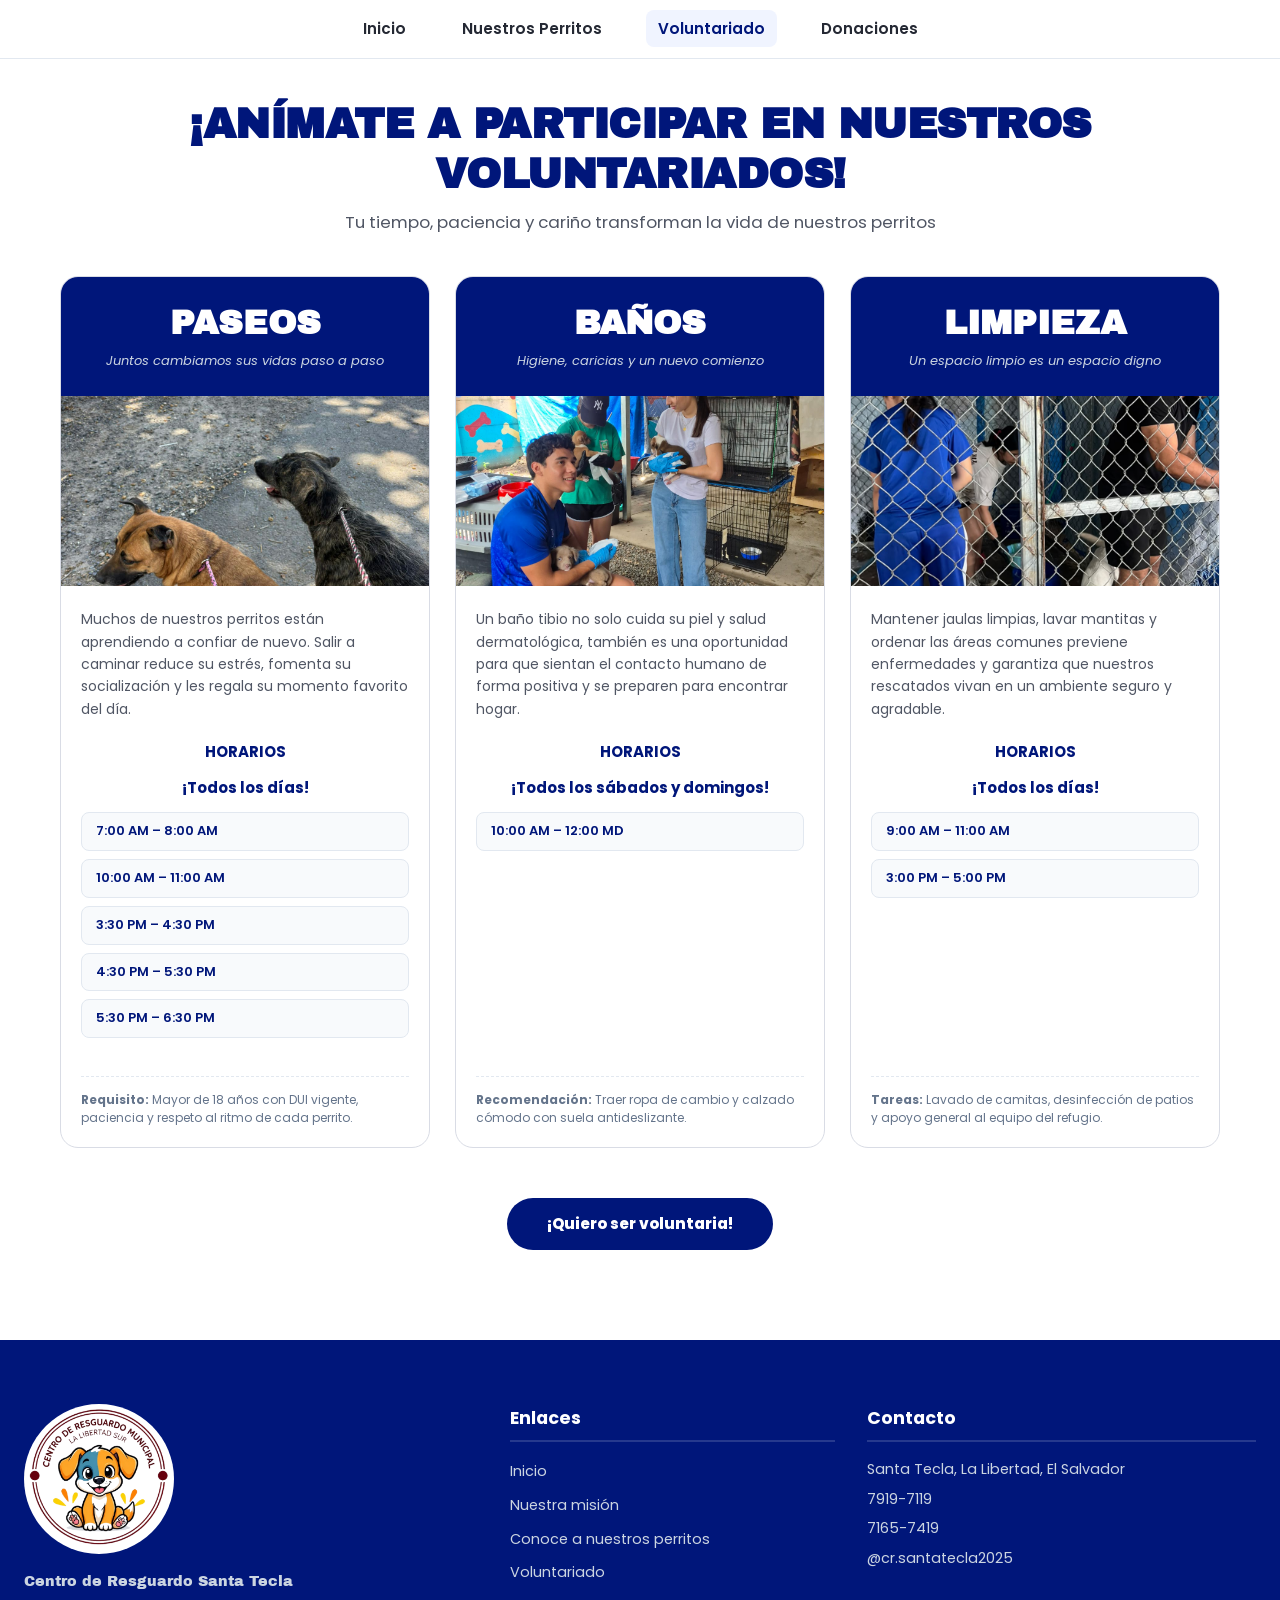
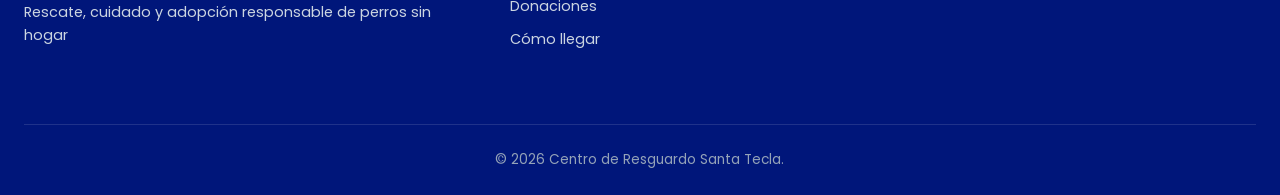
<file: voluntariado.html>
<!DOCTYPE html>
<html lang="es">
<head>
  <meta charset="UTF-8">
  <meta name="viewport" content="width=device-width, initial-scale=1.0">
  <title>Voluntariado - Refugio Santa Tecla</title>

  <!-- Tipografías de Google Fonts -->
  <link rel="preconnect" href="https://fonts.googleapis.com">
  <link rel="preconnect" href="https://fonts.gstatic.com" crossorigin>
  <link href="https://fonts.googleapis.com/css2?family=Archivo+Black&family=Poppins:wght@400;500;600;700;800&display=swap" rel="stylesheet">

  <!-- Hoja de estilos individual -->
  <link rel="stylesheet" href="style/stylevoluntariado.css">
</head>
<body>

  <!-- Barra de navegación estandarizada -->
  <header class="site-header">
    <nav class="barra-navegacion" aria-label="Navegación principal">
      <ul class="menu-navegacion">
        <li><a href="index.html">Inicio</a></li>
        <li><a href="perritos.html">Nuestros Perritos</a></li>
        <li><a href="voluntariado.html" class="activo">Voluntariado</a></li>
        <li><a href="donaciones.html">Donaciones</a></li>
      </ul>
    </nav>
  </header>

  <!-- Encabezado con título limpio al estilo perritos -->
  <section class="encabezado-perritos">
    <h1>¡ANÍMATE A PARTICIPAR EN NUESTROS VOLUNTARIADOS!</h1>
    <p class="subtitulo-voluntariado">Tu tiempo, paciencia y cariño transforman la vida de nuestros perritos</p>
  </section>

  <!-- Contenedor principal de voluntariados -->
  <main class="contenedor-galeria">
    <div class="cuadricula-voluntariados">

      <!-- Tarjeta 1: Paseo de Perritos -->
      <article class="tarjeta-info">
        <header class="tarjeta-info-header">
          <h2>PASEOS</h2>
          <p class="lema-actividad">Juntos cambiamos sus vidas paso a paso</p>
        </header>

        <div class="tarjeta-imagen-wrap">
          <img src="img/voluntariado-paseo.png" alt="Voluntarios paseando perritos" class="tarjeta-voluntariado-img">
        </div>
        
        <div class="tarjeta-info-body">
          <p class="texto-descripcion">
            Muchos de nuestros perritos están aprendiendo a confiar de nuevo. Salir a caminar reduce su estrés, fomenta su socialización y les regala su momento favorito del día.
          </p>
          
          <div class="bloque-horario-box">
            <h3>HORARIOS</h3>
            <h3>¡Todos los días!</h3>
            <ul class="tags-horarios">
              <li>7:00 AM – 8:00 AM</li>
              <li>10:00 AM – 11:00 AM</li>
              <li>3:30 PM – 4:30 PM</li>
              <li>4:30 PM – 5:30 PM</li>
              <li>5:30 PM – 6:30 PM</li>
            </ul>
          </div>

          <p class="requisito-nota"><strong>Requisito:</strong> Mayor de 18 años con DUI vigente, paciencia y respeto al ritmo de cada perrito.</p>
        </div>
      </article>

      <!-- Tarjeta 2: Baño Canino -->
      <article class="tarjeta-info">
        <header class="tarjeta-info-header">
          <h2>BAÑOS</h2>
          <p class="lema-actividad">Higiene, caricias y un nuevo comienzo</p>
        </header>

        <div class="tarjeta-imagen-wrap">
          <img src="img/voluntariado-bano.png" alt="Jornada de baño de perritos" class="tarjeta-voluntariado-img">
        </div>
        
        <div class="tarjeta-info-body">
          <p class="texto-descripcion">
            Un baño tibio no solo cuida su piel y salud dermatológica, también es una oportunidad para que sientan el contacto humano de forma positiva y se preparen para encontrar hogar.
          </p>

          <div class="bloque-horario-box">
            <h3>HORARIOS</h3>
            <h3>¡Todos los sábados y domingos!</h3>
            <ul class="tags-horarios">
              <li>10:00 AM – 12:00 MD</li>
            </ul>
          </div>

          <p class="requisito-nota"><strong>Recomendación:</strong> Traer ropa de cambio y calzado cómodo con suela antideslizante.</p>
        </div>
      </article>

      <!-- Tarjeta 3: Mantenimiento y Cuido -->
      <article class="tarjeta-info">
        <header class="tarjeta-info-header">
          <h2>LIMPIEZA</h2>
          <p class="lema-actividad">Un espacio limpio es un espacio digno</p>
        </header>

        <div class="tarjeta-imagen-wrap">
          <img src="img/voluntariado-limpieza.png" alt="Limpieza y cuidado de instalaciones" class="tarjeta-voluntariado-img">
        </div>
        
        <div class="tarjeta-info-body">
          <p class="texto-descripcion">
            Mantener jaulas limpias, lavar mantitas y ordenar las áreas comunes previene enfermedades y garantiza que nuestros rescatados vivan en un ambiente seguro y agradable.
          </p>

          <div class="bloque-horario-box">
            <h3>HORARIOS</h3>
            <h3>¡Todos los días!</h3>
            <ul class="tags-horarios">
              <li>9:00 AM – 11:00 AM</li>
              <li>3:00 PM – 5:00 PM</li>
            </ul>
          </div>

          <p class="requisito-nota"><strong>Tareas:</strong> Lavado de camitas, desinfección de patios y apoyo general al equipo del refugio.</p>
        </div>
      </article>

    </div>

    <!-- Llamado a la acción -->
    <div class="fila-cta-voluntariado">
      <a href="usuario.html#vista-usuario" class="boton-historia boton-cta-grande">¡Quiero ser voluntaria!</a>
    </div>
  </main>

  <!-- Pie de página -->
  <footer class="site-footer">
    <div class="footer-col">
      <img class="footer-logo" src="img/logo.png" alt="Logo del Centro de Resguardo" width="80" height="80">
      <p class="footer-title">Centro de Resguardo Santa Tecla</p>
      <p>Rescate, cuidado y adopción responsable de perros sin hogar</p>
    </div>

    <nav class="footer-col" aria-label="Enlaces del pie de página">
      <h3>Enlaces</h3>
      <ul>
        <li><a href="index.html">Inicio</a></li>
        <li><a href="index.html#mision">Nuestra misión</a></li>
        <li><a href="perritos.html">Conoce a nuestros perritos</a></li>
        <li><a href="voluntariado.html">Voluntariado</a></li>
        <li><a href="donaciones.html">Donaciones</a></li>
        <li><a href="index.html#como-llegar">Cómo llegar</a></li>
      </ul>
    </nav>

    <div class="footer-col">
      <h3>Contacto</h3>
      <address>
        <p>Santa Tecla, La Libertad, El Salvador</p>
        <p><a href="tel:+50379197119">7919-7119</a></p>
        <p><a href="tel:+50371657419">7165-7419</a></p>
        <p><a href="https://www.instagram.com/cr.santatecla2025/" target="_blank" rel="noopener">@cr.santatecla2025</a></p>
      </address>
    </div>

    <p class="footer-copy">&copy; 2026 Centro de Resguardo Santa Tecla.</p>
  </footer>

</body>
</html>
</file>
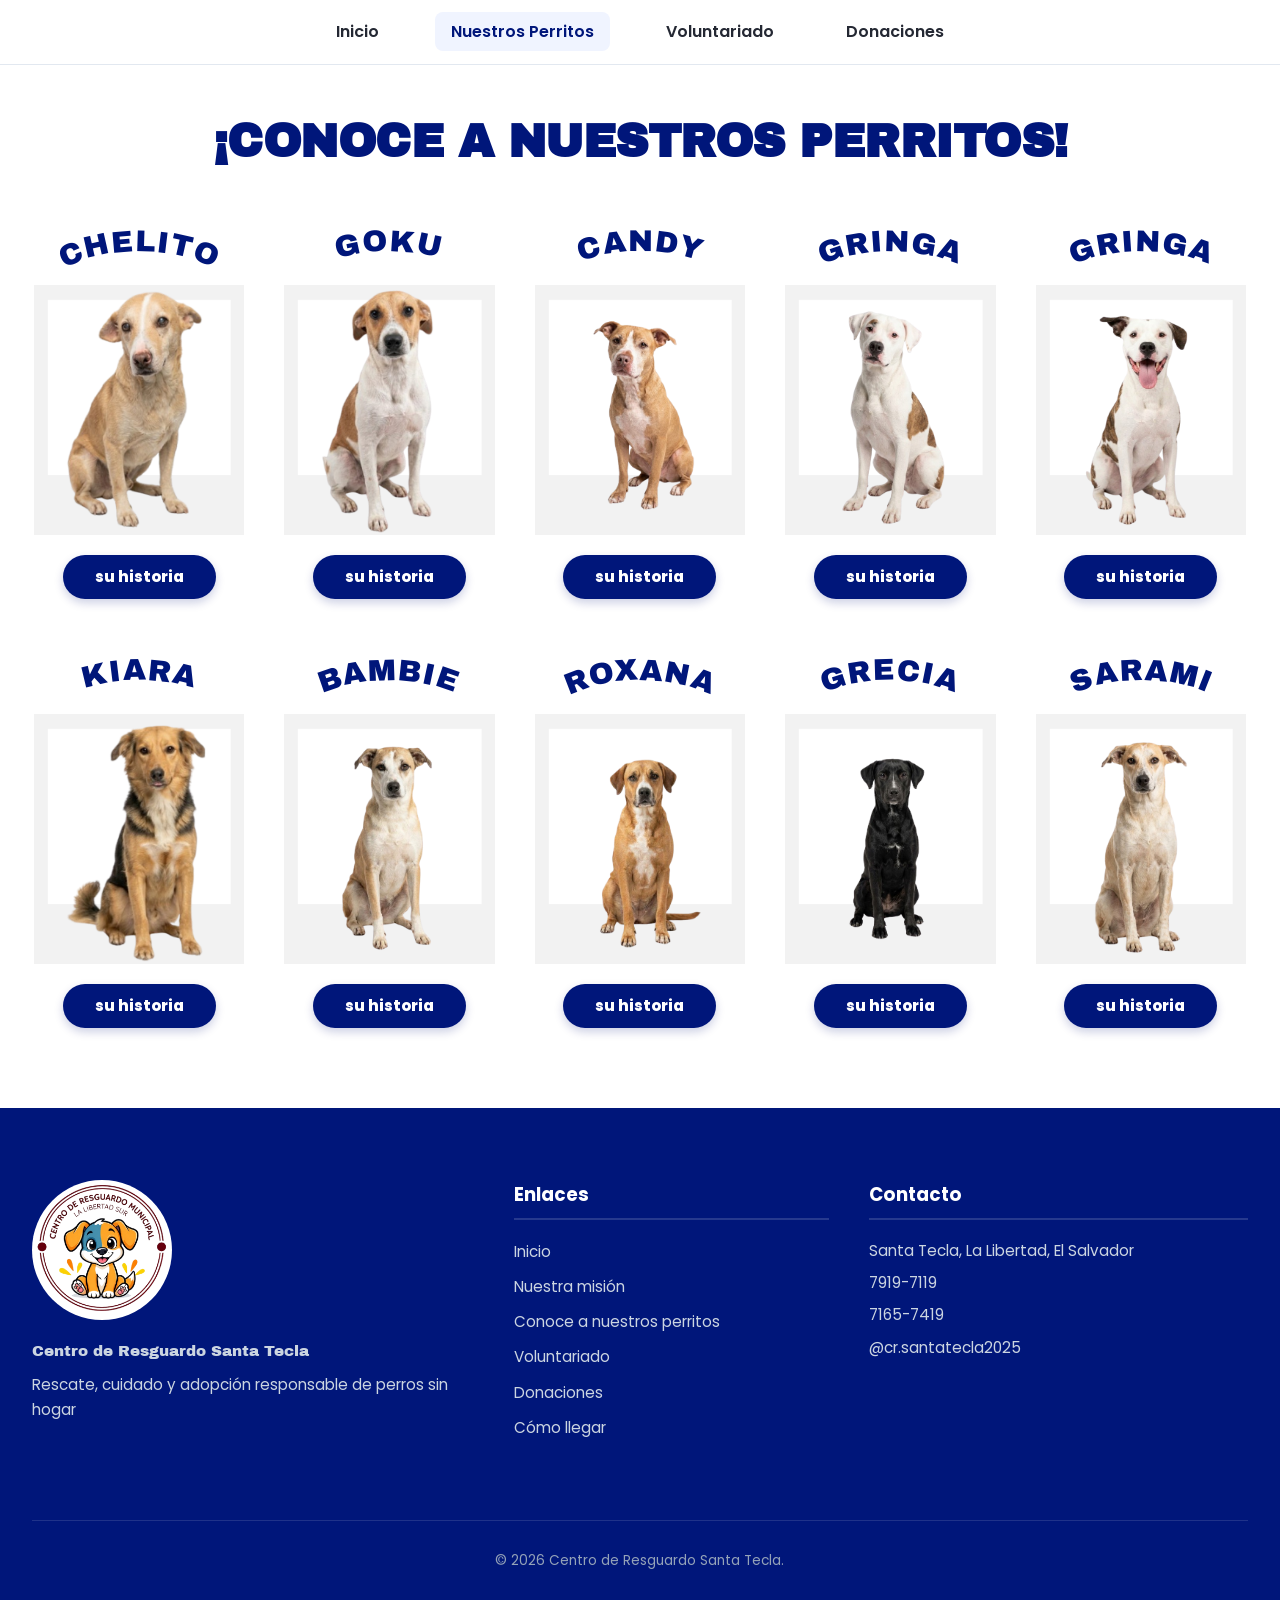
<file: gabyyymndz-droid.github.io-proyecto1/perritos.html>
<!DOCTYPE html>
<html lang="es">
<head>
  <meta charset="UTF-8">
  <meta name="viewport" content="width=device-width, initial-scale=1.0">
  <title>Conoce a nuestros perritos - Centro de Resguardo</title>
  
  <!-- Tipografías de Google Fonts: Archivo Black y Poppins -->
  <link rel="preconnect" href="https://fonts.googleapis.com">
  <link rel="preconnect" href="https://fonts.gstatic.com" crossorigin>
  <link href="https://fonts.googleapis.com/css2?family=Archivo+Black&family=Poppins:wght@400;600;700;800&display=swap" rel="stylesheet">

  <!-- Enlace a la hoja de estilo externa -->
  <link rel="stylesheet" href="style/styleperritos.css">
</head>
<body>

  <!-- Barra de navegación estandarizada -->
  <header class="site-header">
    <nav class="barra-navegacion" aria-label="Navegación principal">
      <ul class="menu-navegacion">
        <li><a href="index.html">Inicio</a></li>
        <li><a href="perritos.html" class="activo">Nuestros Perritos</a></li>
        <li><a href="voluntariado.html">Voluntariado</a></li>
        <li><a href="donaciones.html">Donaciones</a></li>
      </ul>
    </nav>
  </header>

  <!-- Encabezado con título limpio en azul -->
  <section class="encabezado-perritos">
    <h1>¡CONOCE A NUESTROS PERRITOS!</h1>
  </section>

  <!-- Contenedor principal de la galería -->
  <main class="contenedor-galeria">
    <section class="cuadricula-perritos" aria-label="Galería de perritos">
      
      <!-- Tarjeta 1: Chelito -->
      <article class="tarjeta-perro">
        <svg class="nombre-curvo" viewBox="0 0 300 100">
          <path id="arco-chelito" d="M 25,85 A 135,70 0 0,1 275,85" fill="transparent" />
          <text>
            <textPath href="#arco-chelito" startOffset="50%" text-anchor="middle">CHELITO</textPath>
          </text>
        </svg>
        <div class="escenario-foto">
          <img src="img/polaroid.png" alt="Marco polaroid" class="foto-polaroid">
          <img src="img/chelito.png" alt="Fotografía de Chelito" class="foto-perro">
        </div>
        <a href="#historia-chelito" class="boton-historia">su historia</a>
      </article>

      <!-- Tarjeta 2: Goku -->
      <article class="tarjeta-perro">
        <svg class="nombre-curvo" viewBox="0 0 300 100">
          <path id="arco-goku" d="M 25,85 A 135,70 0 0,1 275,85" fill="transparent" />
          <text>
            <textPath href="#arco-goku" startOffset="50%" text-anchor="middle">GOKU</textPath>
          </text>
        </svg>
        <div class="escenario-foto">
          <img src="img/polaroid.png" alt="Marco polaroid" class="foto-polaroid">
          <img src="img/goku.png" alt="Fotografía de Goku" class="foto-perro">
        </div>
        <a href="#historia-goku" class="boton-historia">su historia</a>
      </article>

      <!-- Tarjeta 3: Candy -->
      <article class="tarjeta-perro">
        <svg class="nombre-curvo" viewBox="0 0 300 100">
          <path id="arco-candy" d="M 25,85 A 135,70 0 0,1 275,85" fill="transparent" />
          <text>
            <textPath href="#arco-candy" startOffset="50%" text-anchor="middle">CANDY</textPath>
          </text>
        </svg>
        <div class="escenario-foto">
          <img src="img/polaroid.png" alt="Marco polaroid" class="foto-polaroid">
          <img src="img/candy.png" alt="Fotografía de Candy" class="foto-perro">
        </div>
        <a href="#historia-candy" class="boton-historia">su historia</a>
      </article>

      <!-- Tarjeta 4: Gringa 1 -->
      <article class="tarjeta-perro">
        <svg class="nombre-curvo" viewBox="0 0 300 100">
          <path id="arco-gringa1" d="M 25,85 A 135,70 0 0,1 275,85" fill="transparent" />
          <text>
            <textPath href="#arco-gringa1" startOffset="50%" text-anchor="middle">GRINGA</textPath>
          </text>
        </svg>
        <div class="escenario-foto">
          <img src="img/polaroid.png" alt="Marco polaroid" class="foto-polaroid">
          <img src="img/gringa1.png" alt="Fotografía de Gringa" class="foto-perro">
        </div>
        <a href="#historia-gringa1" class="boton-historia">su historia</a>
      </article>

      <!-- Tarjeta 5: Gringa 2 -->
      <article class="tarjeta-perro">
        <svg class="nombre-curvo" viewBox="0 0 300 100">
          <path id="arco-gringa2" d="M 25,85 A 135,70 0 0,1 275,85" fill="transparent" />
          <text>
            <textPath href="#arco-gringa2" startOffset="50%" text-anchor="middle">GRINGA</textPath>
          </text>
        </svg>
        <div class="escenario-foto">
          <img src="img/polaroid.png" alt="Marco polaroid" class="foto-polaroid">
          <img src="img/gringa2.png" alt="Fotografía de Gringa" class="foto-perro">
        </div>
        <a href="#historia-gringa2" class="boton-historia">su historia</a>
      </article>

      <!-- Tarjeta 6: Kiara -->
      <article class="tarjeta-perro">
        <svg class="nombre-curvo" viewBox="0 0 300 100">
          <path id="arco-kiara" d="M 25,85 A 135,70 0 0,1 275,85" fill="transparent" />
          <text>
            <textPath href="#arco-kiara" startOffset="50%" text-anchor="middle">KIARA</textPath>
          </text>
        </svg>
        <div class="escenario-foto">
          <img src="img/polaroid.png" alt="Marco polaroid" class="foto-polaroid">
          <img src="img/kiara.png" alt="Fotografía de Kiara" class="foto-perro">
        </div>
        <a href="#historia-kiara" class="boton-historia">su historia</a>
      </article>

      <!-- Tarjeta 7: Bambie -->
      <article class="tarjeta-perro">
        <svg class="nombre-curvo" viewBox="0 0 300 100">
          <path id="arco-bambie" d="M 25,85 A 135,70 0 0,1 275,85" fill="transparent" />
          <text>
            <textPath href="#arco-bambie" startOffset="50%" text-anchor="middle">BAMBIE</textPath>
          </text>
        </svg>
        <div class="escenario-foto">
          <img src="img/polaroid.png" alt="Marco polaroid" class="foto-polaroid">
          <img src="img/bambie.png" alt="Fotografía de Bambie" class="foto-perro">
        </div>
        <a href="#historia-bambie" class="boton-historia">su historia</a>
      </article>

      <!-- Tarjeta 8: Roxana -->
      <article class="tarjeta-perro">
        <svg class="nombre-curvo" viewBox="0 0 300 100">
          <path id="arco-roxana" d="M 25,85 A 135,70 0 0,1 275,85" fill="transparent" />
          <text>
            <textPath href="#arco-roxana" startOffset="50%" text-anchor="middle">ROXANA</textPath>
          </text>
        </svg>
        <div class="escenario-foto">
          <img src="img/polaroid.png" alt="Marco polaroid" class="foto-polaroid">
          <img src="img/roxana.png" alt="Fotografía de Roxana" class="foto-perro">
        </div>
        <a href="#historia-roxana" class="boton-historia">su historia</a>
      </article>

      <!-- Tarjeta 9: Grecia -->
      <article class="tarjeta-perro">
        <svg class="nombre-curvo" viewBox="0 0 300 100">
          <path id="arco-grecia" d="M 25,85 A 135,70 0 0,1 275,85" fill="transparent" />
          <text>
            <textPath href="#arco-grecia" startOffset="50%" text-anchor="middle">GRECIA</textPath>
          </text>
        </svg>
        <div class="escenario-foto">
          <img src="img/polaroid.png" alt="Marco polaroid" class="foto-polaroid">
          <img src="img/grecia.png" alt="Fotografía de Grecia" class="foto-perro">
        </div>
        <a href="#historia-grecia" class="boton-historia">su historia</a>
      </article>

      <!-- Tarjeta 10: Sarami -->
      <article class="tarjeta-perro">
        <svg class="nombre-curvo" viewBox="0 0 300 100">
          <path id="arco-sarami" d="M 25,85 A 135,70 0 0,1 275,85" fill="transparent" />
          <text>
            <textPath href="#arco-sarami" startOffset="50%" text-anchor="middle">SARAMI</textPath>
          </text>
        </svg>
        <div class="escenario-foto">
          <img src="img/polaroid.png" alt="Marco polaroid" class="foto-polaroid">
          <img src="img/sarami.png" alt="Fotografía de Sarami" class="foto-perro">
        </div>
        <a href="#historia-sarami" class="boton-historia">su historia</a>
      </article>

    </section>
  </main>

  <!-- ========================================================= -->
  <!-- MODALES DE HISTORIA (100% CSS, SIN JAVASCRIPT)            -->
  <!-- ========================================================= -->

  <!-- Modal Chelito -->
  <div id="historia-chelito" class="modal-historia">
    <div class="caja-modal">
      <div class="foto-modal-contenedor">
        <img src="img/chelito.png" alt="Chelito" class="foto-modal">
      </div>
      <div class="texto-modal">
        <h2>Chelito</h2>
        <p>Chelito encuentra alegría en las cosas pequeñas: una voz suave, un paseo sin prisa y un lugar cómodo para descansar. En esta historia, aprende poco a poco que acercarse también puede traer momentos bonitos. Imaginamos para él un hogar paciente, donde cada pequeño paso sea celebrado y el cariño se construya a su ritmo.</p>
        <a href="#" class="boton-cerrar-modal">Volver con la camada</a>
      </div>
    </div>
  </div>

  <!-- Modal Goku -->
  <div id="historia-goku" class="modal-historia">
    <div class="caja-modal">
      <div class="foto-modal-contenedor">
        <img src="img/goku.png" alt="Goku" class="foto-modal">
      </div>
      <div class="texto-modal">
        <h2>Goku</h2>
        <p>Goku convierte una tarde cualquiera en una pequeña aventura. Una hoja que se mueve o un juguete nuevo despiertan su curiosidad. Después de explorar, también disfruta una pausa cerca de alguien. Comparte energía y descubre que volver a casa es lo mejor.</p>
        <a href="#" class="boton-cerrar-modal">Volver con la camada</a>
      </div>
    </div>
  </div>

  <!-- Modal Candy -->
  <div id="historia-candy" class="modal-historia">
    <div class="caja-modal">
      <div class="foto-modal-contenedor">
        <img src="img/candy.png" alt="Candy" class="foto-modal">
      </div>
      <div class="texto-modal">
        <h2>Candy</h2>
        <p>Candy tiene una manera delicada de entrar en una historia: primero observa y después se acerca con curiosidad. Una manta suave y rutinas tranquilas le dan toda la seguridad que necesita.</p>
        <a href="#" class="boton-cerrar-modal">Volver con la camada</a>
      </div>
    </div>
  </div>

  <!-- Modal Gringa 1 -->
  <div id="historia-gringa1" class="modal-historia">
    <div class="caja-modal">
      <div class="foto-modal-contenedor">
        <img src="img/gringa1.png" alt="Gringa" class="foto-modal">
      </div>
      <div class="texto-modal">
        <h2>Gringa</h2>
        <p>Gringa es dulce, atenta y la compañera perfecta para las tardes tranquilas. Comparte historia y vínculo con su hermana, disfrutando descubrir cada rincón a su propio ritmo con mucho cariño.</p>
        <a href="#" class="boton-cerrar-modal">Volver con la camada</a>
      </div>
    </div>
  </div>

  <!-- Modal Gringa 2 -->
  <div id="historia-gringa2" class="modal-historia">
    <div class="caja-modal">
      <div class="foto-modal-contenedor">
        <img src="img/gringa2.png" alt="Gringa" class="foto-modal">
      </div>
      <div class="texto-modal">
        <h2>Gringa</h2>
        <p>Gringa prefiere observar antes de acercarse y encuentra alegría en los paseos tranquilos. Comparte el apodo de 'Las Gringas' con su hermana, pero tiene una personalidad dulce y única.</p>
        <a href="#" class="boton-cerrar-modal">Volver con la camada</a>
      </div>
    </div>
  </div>

  <!-- Modal Gringuita -->
  <div id="historia-kiara" class="modal-historia">
    <div class="caja-modal">
      <div class="foto-modal-contenedor">
        <img src="img/kiara.png" alt="Kiara" class="foto-modal">
      </div>
      <div class="texto-modal">
        <h2>Kiara</h2>
        <p>Kiara es la curiosa y traviesa: se asoma a cada novedad y transforma un rincón en un lugar por explorar. Le encanta sentirse acompañada.</p>
        <a href="#" class="boton-cerrar-modal">Volver con la camada</a>
      </div>
    </div>
  </div>

  <!-- Modal Bambie -->
  <div id="historia-bambie" class="modal-historia">
    <div class="caja-modal">
      <div class="foto-modal-contenedor">
        <img src="img/bambie.png" alt="Bambie" class="foto-modal">
      </div>
      <div class="texto-modal">
        <h2>Bambie</h2>
        <p>Bambie inspira una historia de calma total. La imaginamos disfrutando del viento fresco de la tarde y de una compañía que respete sus tiempos.</p>
        <a href="#" class="boton-cerrar-modal">Volver con la camada</a>
      </div>
    </div>
  </div>

  <!-- Modal Roxana -->
  <div id="historia-roxana" class="modal-historia">
    <div class="caja-modal">
      <div class="foto-modal-contenedor">
        <img src="img/roxana.png" alt="Roxana" class="foto-modal">
      </div>
      <div class="texto-modal">
        <h2>Roxana</h2>
        <p>Roxana es una exploradora nata: un juguete escondido se convierte en su mayor tesoro del día. Aprende rápido cuando hay premios y cariño.</p>
        <a href="#" class="boton-cerrar-modal">Volver con la camada</a>
      </div>
    </div>
  </div>

  <!-- ModaL Grecia -->
  <div id="historia-grecia" class="modal-historia">
    <div class="caja-modal">
      <div class="foto-modal-contenedor">
        <img src="img/grecia.png" alt="Grecia" class="foto-modal">
      </div>
      <div class="texto-modal">
        <h2>Grecia</h2>
        <p>Grecia da vida a momentos cálidos y hogareños. Le fascina recibir caricias en la cabeza y dormir siestas bajo el sol suave de la mañana.</p>
        <a href="#" class="boton-cerrar-modal">Volver con la camada</a>
      </div>
    </div>
  </div>

  <!-- Modal Sarami -->
  <div id="historia-sarami" class="modal-historia">
    <div class="caja-modal">
      <div class="foto-modal-contenedor">
        <img src="img/sarami.png" alt="Sarami" class="foto-modal">
      </div>
      <div class="texto-modal">
        <h2>Sarami</h2>
        <p>Sarami tiene entusiasmo de sobra para descubrir senderos y aprender trucos nuevos. Espera una familia activa con quien jugar mucho.</p>
        <a href="#" class="boton-cerrar-modal">Volver con la camada</a>
      </div>
    </div>
  </div>

  <!-- Pie de página unificado -->
  <footer class="site-footer">
    <div class="footer-col">
      <img class="footer-logo" src="img/logo.png" alt="Logo del Centro de Resguardo" width="80" height="80">
      <p class="footer-title">Centro de Resguardo Santa Tecla</p>
      <p>Rescate, cuidado y adopción responsable de perros sin hogar</p>
    </div>

    <nav class="footer-col" aria-label="Enlaces del pie de página">
      <h3>Enlaces</h3>
      <ul>
        <li><a href="index.html">Inicio</a></li>
        <li><a href="index.html#mision">Nuestra misión</a></li>
        <li><a href="perritos.html">Conoce a nuestros perritos</a></li>
        <li><a href="voluntariado.html">Voluntariado</a></li>
        <li><a href="donaciones.html">Donaciones</a></li>
        <li><a href="index.html#como-llegar">Cómo llegar</a></li>
      </ul>
    </nav>

    <div class="footer-col">
      <h3>Contacto</h3>
      <address>
        <p>Santa Tecla, La Libertad, El Salvador</p>
        <p><a href="tel:+50379197119">7919-7119</a></p>
        <p><a href="tel:+50371657419">7165-7419</a></p>
        <p><a href="https://www.instagram.com/cr.santatecla2025/" target="_blank" rel="noopener">@cr.santatecla2025</a></p>
      </address>
    </div>

    <p class="footer-copy">&copy; 2026 Centro de Resguardo Santa Tecla. </p>
  </footer>
</body>
</html>
</file>
<file: style/styleindex.css>
/* ==========================================================
   RESETEO DEL MODELO DE CAJA Y REGLAS GENERALES
   (Box Model y normalización)
   ========================================================== */
* {
  box-sizing: border-box;
  margin: 0;
  padding: 0;
}

html {
  scroll-behavior: smooth;
}

body {
  background-color: #ffffff;
  color: #242833;
  font-family: 'Poppins', Arial, sans-serif;
  line-height: 1.6;
}

/* ==========================================================
   ENCABEZADO Y BARRA DE NAVEGACIÓN
   ========================================================== */
.site-header {
  width: 100%;
  background-color: #ffffff;
  border-bottom: 1px solid #e2e8f0;
  position: sticky;
  top: 0;
  z-index: 100;
}

.barra-navegacion {
  max-width: 1200px;
  margin: 0 auto;
  padding: 1rem 1.5rem;
}

.menu-navegacion {
  list-style: none;
  display: flex;
  justify-content: center;
  align-items: center;
  gap: 2rem;
  flex-wrap: wrap;
}

.menu-navegacion li a {
  text-decoration: none;
  font-family: 'Poppins', Arial, sans-serif;
  font-weight: 600;
  font-size: 0.95rem;
  color: #242833;
  padding: 0.5rem 0.75rem;
  border-radius: 8px;
  transition: color 0.2s ease, background-color 0.2s ease;
}

.menu-navegacion li a:hover,
.menu-navegacion li a.activo {
  color: #00167a;
  background-color: #f0f4ff;
}

/* ==========================================================
   SECCIÓN HERO
   ========================================================== */
.hero {
  background-color: #f8fafc;
  padding: 4rem 1.5rem 3.5rem;
  text-align: center;
  border-bottom: 1px solid #eef2f6;
}

.hero-content {
  max-width: 750px;
  margin: 0 auto;
  display: flex;
  flex-direction: column;
  align-items: center;
}

.hero-logo {
  max-width: 220px;
  height: auto;
  object-fit: contain;
  margin-bottom: 1.5rem;
  mix-blend-mode: multiply; /* Vuelve transparente cualquier borde o fondo blanco */
}

.hero-content p {
  font-size: 1.25rem;
  font-weight: 500;
  color: #334155;
  margin-bottom: 2rem;
  line-height: 1.7;
}

/* Redes Sociales con SVGs */
.social {
  list-style: none;
  display: flex;
  gap: 1.2rem;
  justify-content: center;
}

.social li a {
  display: flex;
  align-items: center;
  justify-content: center;
  width: 44px;
  height: 44px;
  border-radius: 50%;
  background-color: #00167a;
  color: #ffffff;
  transition: transform 0.2s ease, background-color 0.2s ease;
}

.social li a svg {
  width: 20px;
  height: 20px;
  fill: currentColor;
}

.social li a:hover {
  background-color: #102b9a;
  transform: translateY(-3px);
}

/* ==========================================================
   SECCIONES: MISIÓN Y CÓMO LLEGAR (Flexbox a dos columnas)
   ========================================================== */
.mission,
.location {
  max-width: 1050px;
  margin: 0 auto;
  padding: 4.5rem 1.5rem;
}

.location {
  border-top: 1px solid #f1f5f9;
}

/* Contenedores Flexbox principales */
.mission-container,
.location-container {
  display: flex;
  align-items: center;
  justify-content: space-between;
  gap: 3rem;
}

/* Encabezados y textos comunes de ambas secciones */
.mission-text h2,
.location-text h2 {
  font-family: 'Archivo Black', Arial, sans-serif;
  color: #00167a;
  font-size: 2.2rem;
  margin-bottom: 1.2rem;
  letter-spacing: -0.5px;
}

.mission-text p,
.location-text p {
  font-size: 1.1rem;
  color: #475569;
  line-height: 1.8;
}

/* Distribución de la Misión (Texto izq, Foto der) */
.mission-text {
  flex: 1;
  text-align: left;
}

.mission-media {
  flex: 1;
  display: flex;
  justify-content: center;
}

.mission-img {
  width: 100%;
  max-width: 440px;
  height: 300px;
  object-fit: cover;
  border-radius: 16px;
  box-shadow: 0 10px 25px rgba(0, 22, 122, 0.08);
}

/* Distribución de Cómo Llegar (Mapa izq, Texto der) */
.location-map {
  flex: 1.1;
  width: 100%;
}

.location-map iframe {
  width: 100%;
  height: 320px;
  border: 0;
  border-radius: 16px;
  box-shadow: 0 10px 25px rgba(0, 22, 122, 0.08);
  display: block;
}

.location-text {
  flex: 1;
  text-align: left;
}

/* Botón estilo píldora para el mapa */
.btn-map {
  display: inline-block;
  font-family: 'Poppins', Arial, sans-serif;
  font-weight: 700;
  font-size: 0.95rem;
  color: #ffffff;
  background-color: #00167a;
  text-decoration: none;
  padding: 12px 32px;
  border-radius: 9999px;
  margin-top: 1.8rem;
  transition: background-color 0.2s ease, transform 0.2s ease;
  box-shadow: 0 4px 12px rgba(0, 22, 122, 0.15);
}

.btn-map:hover {
  background-color: #102b9a;
  transform: translateY(-2px);
}

/* ==========================================================
   PIE DE PÁGINA (CSS Grid - 3 Columnas)
   ========================================================== */
.site-footer {
  background-color: #00167a;
  color: #f8fafc;
  padding: 4rem 1.5rem 1.5rem;
  display: grid;
  grid-template-columns: 1.4fr 1fr 1.2fr;
  max-width: 100%;
  gap: 3rem 2rem;
}

.footer-col {
  display: flex;
  flex-direction: column;
}

.footer-logo {
  width: 150px;
  height: 150px;           /* Mismo alto y ancho */
  border-radius: 50%;     /* Corta las 4 esquinas blancas y lo deja redondo */
  object-fit: cover;
  margin-bottom: 1rem;
  background-color: #ffffff; /* Mantiene blanco solo el interior del círculo */
}

.footer-title {
  font-family: 'Archivo Black', Arial, sans-serif;
  font-size: 1.2rem;
  color: #ffffff;
  margin-bottom: 0.5rem;
}

.footer-col p {
  color: #cbd5e1;
  font-size: 0.9rem;
  line-height: 1.6;
}

.footer-col h3 {
  font-family: 'Poppins', Arial, sans-serif;
  font-size: 1.1rem;
  font-weight: 700;
  color: #ffffff;
  margin-bottom: 1rem;
  border-bottom: 2px solid rgba(255, 255, 255, 0.15);
  padding-bottom: 0.5rem;
  display: inline-block;
}

.footer-col ul {
  list-style: none;
  display: flex;
  flex-direction: column;
  gap: 0.5rem;
}

.footer-col a {
  color: #cbd5e1;
  text-decoration: none;
  font-size: 0.9rem;
  transition: color 0.2s ease, padding-left 0.2s ease;
}

.footer-col a:hover {
  color: #ffffff;
  padding-left: 4px;
}

.footer-col address {
  font-style: normal;
  display: flex;
  flex-direction: column;
  gap: 0.4rem;
}

.footer-copy {
  grid-column: 1 / -1;
  text-align: center;
  border-top: 1px solid rgba(255, 255, 255, 0.12);
  padding-top: 1.5rem;
  margin-top: 1.5rem;
  font-size: 0.85rem;
  color: #94a3b8;
}

/* ==========================================================
   DISEÑO ADAPTABLE (Responsive / Media Queries)
   ========================================================== */
@media (max-width: 850px) {
  /* Apilamiento natural de las columnas en tablets y celulares */
  .mission-container,
  .location-container {
    flex-direction: column;
    text-align: center;
    gap: 2.5rem;
  }

  .mission-text,
  .location-text {
    text-align: center;
  }

  .mission-img {
    max-width: 100%;
    height: 250px;
  }

  .location-map iframe {
    height: 260px;
  }

  .site-footer {
    grid-template-columns: 1fr;
    gap: 2.5rem;
    text-align: center;
  }

  .footer-col {
    align-items: center;
  }

  .menu-navegacion {
    gap: 1rem;
  }
}

@media (max-width: 600px) {
  .menu-navegacion {
    flex-direction: column;
    gap: 0.6rem;
  }

  .hero {
    padding: 3rem 1rem 2.5rem;
  }

  .hero-logo {
    max-width: 170px;
  }

  .hero-content p {
    font-size: 1.05rem;
  }

  .mission,
  .location {
    padding: 3rem 1rem;
  }

  .mission-text h2,
  .location-text h2 {
    font-size: 1.7rem;
  }

  .mission-text p,
  .location-text p {
    font-size: 0.95rem;
  }
}
</file>
<file: style/styledonaciones.css>
/* ==========================================================
   RESETEO DEL MODELO DE CAJA Y REGLAS GENERALES
   ========================================================== */
* {
  box-sizing: border-box;
  margin: 0;
  padding: 0;
}

html {
  scroll-behavior: smooth;
}

body {
  background-color: #ffffff;
  color: #242833;
  font-family: 'Poppins', Arial, sans-serif;
  line-height: 1.6;
}

/* ==========================================================
   BARRA DE NAVEGACIÓN GLOBAL
   ========================================================== */
.site-header {
  width: 100%;
  background-color: #ffffff;
  border-bottom: 1px solid #e2e8f0;
  position: sticky;
  top: 0;
  z-index: 100;
}

.barra-navegacion {
  max-width: 1200px;
  margin: 0 auto;
  padding: 1rem 1.5rem;
}

.menu-navegacion {
  list-style: none;
  display: flex;
  justify-content: center;
  align-items: center;
  gap: 2rem;
  flex-wrap: wrap;
}

.menu-navegacion li a {
  text-decoration: none;
  font-weight: 600;
  font-size: 0.95rem;
  color: #242833;
  padding: 0.5rem 0.75rem;
  border-radius: 8px;
  transition: color 0.2s ease, background-color 0.2s ease;
}

.menu-navegacion li a:hover,
.menu-navegacion li a.activo {
  color: #00167a;
  background-color: #f0f4ff;
}

/* ==========================================================
   ENCABEZADO DE PÁGINA
   ========================================================== */
.encabezado-perritos {
  width: 100%;
  padding: 40px 20px 20px;
  text-align: center;
}

.encabezado-perritos h1 {
  font-family: 'Archivo Black', Arial, sans-serif;
  color: #00167a;
  font-size: 42px;
  letter-spacing: -0.5px;
  line-height: 1.2;
}

.subtitulo-donaciones {
  font-size: 1.05rem;
  color: #505664;
  margin-top: 10px;
  max-width: 720px;
  margin-left: auto;
  margin-right: auto;
}

/* ==========================================================
   TARJETAS DE DONACIÓN (SIN SOMBRAS, ESTILO VOLUNTARIADO)
   ========================================================== */
.contenedor-donaciones {
  max-width: 1150px;
  margin: 0 auto;
  padding: 20px 20px 70px;
}

.cuadricula-donaciones {
  display: grid;
  grid-template-columns: repeat(2, 1fr);
  gap: 30px;
  margin-bottom: 20px;
}

.tarjeta-info {
  background-color: #ffffff;
  border: 1px solid #d9dce5;
  border-radius: 18px;
  overflow: hidden;
  display: flex;
  flex-direction: column;
  justify-content: flex-start;
  box-shadow: none; /* Cero sombras */
  transition: transform 0.2s ease, border-color 0.2s ease;
}

.tarjeta-info:hover {
  transform: translateY(-3px);
  border-color: #00167a;
  box-shadow: none;
}

/* Cabecera azul institucional con tipografía blanca */
.tarjeta-info-header {
  background-color: #00167a;
  color: #ffffff;
  padding: 24px 20px;
  text-align: center;
  margin-bottom: 0;
  border-bottom: none;
}

.tarjeta-info-header h2 {
  font-family: 'Archivo Black', Arial, sans-serif;
  color: #ffffff;
  font-size: 22px;
  line-height: 1.3;
}

.tarjeta-info-header .lema-actividad {
  font-style: italic;
  font-size: 13px;
  color: #cbd5e1;
  margin-top: 6px;
}

/* Imagen descriptiva entre título y contenido */
.tarjeta-imagen-wrap {
  width: 100%;
  height: 200px;
  overflow: hidden;
}

.tarjeta-donacion-img {
  width: 100%;
  height: 100%;
  object-fit: cover;
  display: block;
}

/* Cuerpo interno de la tarjeta */
.tarjeta-info-body {
  padding: 22px 20px 20px;
  display: flex;
  flex-direction: column;
  flex-grow: 1;
  justify-content: flex-start;
}

.texto-descripcion {
  font-size: 14px;
  color: #505664;
  line-height: 1.6;
  margin-bottom: 20px;
  min-height: 48px;
}

.bloque-seccion-interna {
  margin-bottom: 20px;
}

.bloque-seccion-interna h3 {
  font-size: 15px;
  font-weight: 700;
  color: #00167a;
  margin-bottom: 12px;
}

/* ==========================================================
   ELEMENTOS DE MONTO Y SELECCIÓN DE PAGO
   ========================================================== */
.montos-predefinidos {
  display: grid;
  grid-template-columns: repeat(4, 1fr);
  gap: 10px;
  margin-bottom: 14px;
}

.btn-monto {
  font-family: 'Poppins', Arial, sans-serif;
  font-weight: 700;
  font-size: 15px;
  color: #00167a;
  background-color: #f8fafc;
  border: 1.5px solid #cbd5e1;
  padding: 9px 0;
  border-radius: 10px;
  cursor: pointer;
  box-shadow: none;
  transition: all 0.2s ease;
}

.btn-monto:hover,
.btn-monto.activo {
  background-color: #00167a;
  color: #ffffff;
  border-color: #00167a;
}

.campo-grupo {
  display: flex;
  flex-direction: column;
}

.campo-grupo label {
  font-size: 13px;
  font-weight: 600;
  color: #334155;
  margin-bottom: 6px;
}

.campo-grupo input {
  font-family: 'Poppins', Arial, sans-serif;
  font-size: 14px;
  padding: 10px 14px;
  border: 1.5px solid #cbd5e1;
  border-radius: 10px;
  background-color: #f8fafc;
  color: #1e293b;
  box-shadow: none;
  transition: border-color 0.2s ease;
}

.campo-grupo input:focus {
  outline: none;
  background-color: #ffffff;
  border-color: #00167a;
}

.lista-radios {
  display: flex;
  flex-direction: column;
  gap: 9px;
  margin-bottom: 18px;
}

.opcion-radio {
  display: flex;
  align-items: center;
  gap: 10px;
  background-color: #f8fafc;
  border: 1px solid #e2e8f0;
  padding: 10px 14px;
  border-radius: 10px;
  cursor: pointer;
  font-size: 13px;
  font-weight: 500;
  color: #334155;
  box-shadow: none;
  transition: background-color 0.2s ease, border-color 0.2s ease;
}

.opcion-radio:hover {
  background-color: #f0f4ff;
  border-color: #cbd5e1;
}

.opcion-radio input {
  accent-color: #00167a;
  width: 16px;
  height: 16px;
}

/* ==========================================================
   LISTADO INFORMATIVO ESTILO HORARIOS (DONACIÓN ARTÍCULOS)
   ========================================================== */
.tags-horarios {
  list-style: none;
  display: flex;
  flex-direction: column;
  gap: 8px;
  margin-bottom: 6px;
}

.tags-horarios li {
  background-color: #f8fafc;
  border: 1px solid #e2e8f0;
  padding: 9px 14px;
  border-radius: 8px;
  font-size: 13px;
  font-weight: 600;
  color: #00167a;
}

.caja-entrega-resumen {
  background-color: #f8fafc;
  border: 1px solid #e2e8f0;
  border-radius: 10px;
  padding: 12px 14px;
  margin-bottom: 14px;
  font-size: 13px;
  color: #475569;
  line-height: 1.5;
}

.caja-entrega-resumen p + p {
  margin-top: 6px;
}

/* ==========================================================
   BOTÓN PÍLDORA Y PIE DE TARJETA (SIN SOMBRAS)
   ========================================================== */
.btn-accion {
  display: block;
  width: 100%;
  font-family: 'Poppins', Arial, sans-serif;
  font-weight: 700;
  font-size: 14px;
  color: #ffffff;
  background-color: #00167a;
  text-decoration: none;
  border: none;
  padding: 13px 24px;
  border-radius: 9999px;
  cursor: pointer;
  text-align: center;
  box-shadow: none;
  transition: background-color 0.2s ease, transform 0.2s ease;
}

.btn-accion:hover {
  background-color: #102b9a;
  transform: translateY(-2px);
  box-shadow: none;
}

.requisito-nota {
  margin-top: auto;
  font-size: 12px;
  color: #64748b;
  line-height: 1.5;
  padding-top: 14px;
}

/* ==========================================================
   PIE DE PÁGINA (CSS Grid - 3 Columnas)
   ========================================================== */
.site-footer {
  background-color: #00167a;
  color: #f8fafc;
  padding: 4rem 1.5rem 1.5rem;
  display: grid;
  grid-template-columns: 1.4fr 1fr 1.2fr;
  max-width: 100%;
  gap: 3rem 2rem;
}

.footer-col {
  display: flex;
  flex-direction: column;
}

.footer-logo {
  width: 150px;
  height: 150px;           /* Mismo alto y ancho */
  border-radius: 50%;     /* Corta las 4 esquinas blancas y lo deja redondo */
  object-fit: cover;
  margin-bottom: 1rem;
  background-color: #ffffff; /* Mantiene blanco solo el interior del círculo */
}

.footer-title {
  font-family: 'Archivo Black', Arial, sans-serif;
  font-size: 1.2rem;
  color: #ffffff;
  margin-bottom: 0.5rem;
}

.footer-col p {
  color: #cbd5e1;
  font-size: 0.9rem;
  line-height: 1.6;
}

.footer-col h3 {
  font-family: 'Poppins', Arial, sans-serif;
  font-size: 1.1rem;
  font-weight: 700;
  color: #ffffff;
  margin-bottom: 1rem;
  border-bottom: 2px solid rgba(255, 255, 255, 0.15);
  padding-bottom: 0.5rem;
  display: inline-block;
}

.footer-col ul {
  list-style: none;
  display: flex;
  flex-direction: column;
  gap: 0.5rem;
}

.footer-col a {
  color: #cbd5e1;
  text-decoration: none;
  font-size: 0.9rem;
  transition: color 0.2s ease, padding-left 0.2s ease;
}

.footer-col a:hover {
  color: #ffffff;
  padding-left: 4px;
}

.footer-col address {
  font-style: normal;
  display: flex;
  flex-direction: column;
  gap: 0.4rem;
}

.footer-copy {
  grid-column: 1 / -1;
  text-align: center;
  border-top: 1px solid rgba(255, 255, 255, 0.12);
  padding-top: 1.5rem;
  margin-top: 1.5rem;
  font-size: 0.85rem;
  color: #94a3b8;
}

@media (max-width: 600px) {
  .menu-navegacion {
    flex-direction: column;
    gap: 0.6rem;
  }

  .encabezado-perritos h1 {
    font-size: 32px;
  }

  .montos-predefinidos {
    grid-template-columns: repeat(2, 1fr);
  }
}
</file>
<file: style/styleperritos.css>
/* ==========================================================
   RESETEO Y ESTILOS BASE
   ========================================================== */
* {
  box-sizing: border-box;
  margin: 0;
  padding: 0;
}

body {
  background-color: #ffffff;
  color: #242833;
  font-family: 'Poppins', Arial, sans-serif;
  line-height: 1.6;
}

/* ==========================================================
   BARRA DE NAVEGACIÓN GLOBAL
   ========================================================== */
.site-header {
  width: 100%;
  background-color: #ffffff;
  border-bottom: 1px solid #e2e8f0;
  position: sticky;
  top: 0;
  z-index: 100;
}

.barra-navegacion {
  max-width: 1400px;
  margin: 0 auto;
  padding: 1.2rem 2rem;
}

.menu-navegacion {
  list-style: none;
  display: flex;
  justify-content: center;
  align-items: center;
  gap: 2.5rem;
  flex-wrap: wrap;
}

.menu-navegacion li a {
  text-decoration: none;
  font-weight: 600;
  font-size: 1rem;
  color: #242833;
  padding: 0.5rem 1rem;
  border-radius: 8px;
  transition: color 0.2s ease, background-color 0.2s ease;
}

.menu-navegacion li a:hover,
.menu-navegacion li a.activo {
  color: #00167a;
  background-color: #f0f4ff;
}

/* ==========================================================
   ENCABEZADO DE PÁGINA
   ========================================================== */
.encabezado-perritos {
  width: 100%;
  padding: 50px 20px 30px;
  text-align: center;
}

.encabezado-perritos h1 {
  font-family: 'Archivo Black', Arial, sans-serif;
  color: #00167a;
  font-size: 46px;
  letter-spacing: -0.5px;
  line-height: 1.2;
}

/* ==========================================================
   GALERÍA DE PERRITOS (CSS GRID)
   ========================================================== */
.contenedor-galeria {
  max-width: 1480px;
  margin: 0 auto;
  padding: 20px 24px 80px;
}

.cuadricula-perritos {
  display: grid;
  grid-template-columns: repeat(5, 1fr);
  gap: 50px 20px;
  justify-items: center;
}

.tarjeta-perro {
  display: flex;
  flex-direction: column;
  align-items: center;
  text-align: center;
  width: 100%;
  max-width: 250px;
}

/* Nombre arqueado en SVG */
.nombre-curvo {
  width: 100%;
  max-width: 240px;
  height: 75px;
  overflow: visible;
  margin-bottom: -10px;
  z-index: 3;
  transition: transform 0.3s ease;
  transform-origin: bottom center;
}

.nombre-curvo text {
  font-family: 'Archivo Black', Arial, sans-serif;
  font-size: 40px;
  fill: #00167a;
  letter-spacing: 1.5px;
}

/* Escenario Polaroid superpuesta */
.escenario-foto {
  position: relative;
  width: 220px;
  height: 250px;
  display: flex;
  align-items: center;
  justify-content: center;
  margin-bottom: 20px;
}

.foto-polaroid {
  position: absolute;
  top: 0;
  left: 0;
  width: 100%;
  height: 100%;
  object-fit: contain;
  z-index: 1;
}

.foto-perro {
  position: relative;
  width: 95%;
  height: 98%;
  object-fit: contain;
  z-index: 2;
  transition: transform 0.3s ease;
  transform-origin: bottom center;
}

/* Animaciones hover */
.tarjeta-perro:hover .nombre-curvo {
  transform: scale(1.08);
}

.tarjeta-perro:hover .foto-perro {
  transform: scale(1.07);
}

/* Botón píldora */
.boton-historia {
  font-family: 'Poppins', Arial, sans-serif;
  font-weight: 800;
  font-size: 15px;
  color: #ffffff;
  background-color: #00167a;
  text-decoration: none;
  padding: 10px 32px;
  border-radius: 9999px;
  display: inline-block;
  z-index: 3;
  box-shadow: 0 4px 10px rgba(0, 22, 122, 0.2);
  transition: background-color 0.2s ease, transform 0.2s ease, box-shadow 0.2s ease;
}

.boton-historia:hover {
  background-color: #0d28a6;
  transform: translateY(-2px);
  box-shadow: 0 6px 14px rgba(0, 22, 122, 0.3);
}

/* ==========================================================
   MODALES SIN JS (:target) - TARJETAS POP UP
   ========================================================== */
.modal-historia {
  display: none;
  position: fixed;
  top: 0;
  left: 0;
  width: 100%;
  height: 100%;
  background-color: rgba(15, 23, 42, 0.65);
  backdrop-filter: blur(4px);
  z-index: 200;
  justify-content: center;
  align-items: center;
  padding: 24px;
}

.modal-historia:target {
  display: flex;
}

.caja-modal {
  background-color: #ffffff;
  border-radius: 24px;
  max-width: 880px;
  width: 100%;
  padding: 45px 40px;
  display: flex;
  gap: 36px;
  align-items: center;
  box-shadow: 0 20px 40px rgba(0, 0, 0, 0.25);
  animation: aparecerModal 0.25s ease-out;
}

@keyframes aparecerModal {
  from {
    opacity: 0;
    transform: scale(0.95);
  }
  to {
    opacity: 1;
    transform: scale(1);
  }
}

.foto-modal-contenedor {
  flex-shrink: 0;
  width: 280px;
  height: 280px;
  display: flex;
  align-items: center;
  justify-content: center;
  background-color: #f8fafc;
  border-radius: 16px;
  padding: 10px;
}

.foto-modal {
  width: 100%;
  height: 100%;
  object-fit: contain;
}

.texto-modal {
  flex: 1;
}

.texto-modal h2 {
  font-family: 'Archivo Black', Arial, sans-serif;
  color: #00167a;
  font-size: 34px;
  margin-bottom: 12px;
}

.texto-modal p {
  color: #475569;
  font-size: 16px;
  line-height: 1.75;
  margin-bottom: 28px;
}

.boton-cerrar-modal {
  display: inline-block;
  background-color: #f1f5f9;
  color: #00167a;
  border: 1px solid #cbd5e1;
  padding: 12px 26px;
  border-radius: 12px;
  text-decoration: none;
  font-weight: 700;
  font-size: 15px;
  transition: background-color 0.2s ease, border-color 0.2s ease;
}

.boton-cerrar-modal:hover {
  background-color: #e2e8f0;
  border-color: #94a3b8;
}

/* ==========================================================
   PIE DE PÁGINA (CSS Grid - 3 Columnas)
   ========================================================== */
.site-footer {
  background-color: #00167a;
  color: #f8fafc;
  padding: 4.5rem 2rem 2rem;
  display: grid;
  grid-template-columns: 1.4fr 1fr 1.2fr;
  max-width: 100%;
  gap: 3rem 2.5rem;
}

.footer-col {
  display: flex;
  flex-direction: column;
}

.footer-logo {
  width: 140px;
  height: 140px;
  border-radius: 50%;
  object-fit: cover;
  margin-bottom: 1.2rem;
  background-color: #ffffff;
}

.footer-title {
  font-family: 'Archivo Black', Arial, sans-serif;
  font-size: 1.25rem;
  color: #ffffff;
  margin-bottom: 0.6rem;
}

.footer-col p {
  color: #cbd5e1;
  font-size: 0.95rem;
  line-height: 1.6;
}

.footer-col h3 {
  font-family: 'Poppins', Arial, sans-serif;
  font-size: 1.15rem;
  font-weight: 700;
  color: #ffffff;
  margin-bottom: 1.2rem;
  border-bottom: 2px solid rgba(255, 255, 255, 0.15);
  padding-bottom: 0.5rem;
  display: inline-block;
}

.footer-col ul {
  list-style: none;
  display: flex;
  flex-direction: column;
  gap: 0.6rem;
}

.footer-col a {
  color: #cbd5e1;
  text-decoration: none;
  font-size: 0.95rem;
  transition: color 0.2s ease, padding-left 0.2s ease;
}

.footer-col a:hover {
  color: #ffffff;
  padding-left: 5px;
}

.footer-col address {
  font-style: normal;
  display: flex;
  flex-direction: column;
  gap: 0.5rem;
}

.footer-copy {
  grid-column: 1 / -1;
  text-align: center;
  border-top: 1px solid rgba(255, 255, 255, 0.12);
  padding-top: 1.8rem;
  margin-top: 2rem;
  font-size: 0.85rem;
  color: #94a3b8;
}

/* ==========================================================
   MEDIA QUERIES (RESPONSIVE)
   ========================================================== */
@media (max-width: 1250px) {
  .cuadricula-perritos {
    grid-template-columns: repeat(4, 1fr);
  }
}

@media (max-width: 1024px) {
  .cuadricula-perritos {
    grid-template-columns: repeat(3, 1fr);
  }
}

@media (max-width: 768px) {
  .site-footer {
    grid-template-columns: 1fr;
    text-align: center;
  }
  .footer-col {
    align-items: center;
  }
  .cuadricula-perritos {
    grid-template-columns: repeat(2, 1fr);
    gap: 35px 15px;
  }
  .caja-modal {
    flex-direction: column;
    text-align: center;
    padding: 30px 20px;
    gap: 20px;
  }
  .foto-modal-contenedor {
    width: 200px;
    height: 200px;
  }
}

@media (max-width: 480px) {
  .menu-navegacion {
    flex-direction: column;
    gap: 0.6rem;
  }
  .cuadricula-perritos {
    grid-template-columns: 1fr;
  }
}
</file>
<file: style/styleusuario.css>
/* ==========================================================
   RESETEO Y ESTILOS BASE
   ========================================================== */
* {
  box-sizing: border-box;
  margin: 0;
  padding: 0;
}

body {
  background-color: #f8fafc;
  color: #242833;
  font-family: 'Poppins', Arial, sans-serif;
  line-height: 1.6;
}

/* ==========================================================
   BARRA DE NAVEGACIÓN GLOBAL
   ========================================================== */
.site-header {
  width: 100%;
  background-color: #ffffff;
  border-bottom: 1px solid #e2e8f0;
  position: sticky;
  top: 0;
  z-index: 100;
}

.barra-navegacion {
  max-width: 1200px;
  margin: 0 auto;
  padding: 1rem 1.5rem;
}

.menu-navegacion {
  list-style: none;
  display: flex;
  justify-content: center;
  align-items: center;
  gap: 2rem;
  flex-wrap: wrap;
}

.menu-navegacion li a {
  text-decoration: none;
  font-weight: 600;
  font-size: 0.95rem;
  color: #242833;
  padding: 0.5rem 0.75rem;
  border-radius: 8px;
  transition: color 0.2s ease, background-color 0.2s ease;
}

.menu-navegacion li a:hover,
.menu-navegacion li a.activo {
  color: #00167a;
  background-color: #f0f4ff;
}

/* ==========================================================
   ENCABEZADO DE PÁGINA
   ========================================================== */
.encabezado-principal {
  background-color: #00167a;
  padding: 2rem 1.5rem;
  text-align: center;
  color: #ffffff;
}

.encabezado-principal h1 {
  font-family: 'Archivo Black', Arial, sans-serif;
  font-size: 2.6rem;
  line-height: 1.2;
  margin-bottom: 0.8rem;
}

.texto-blanco {
  color: #ffffff;
}

.texto-naranja {
  color: #ff9900;
}

.subtitulo-encabezado {
  font-size: 1.15rem;
  font-weight: 500;
  color: #e2e8f0;
  font-style: italic;
}

/* ==========================================================
   TARJETA DEL FORMULARIO
   ========================================================== */
.contenedor-perfil {
  max-width: 750px;
  margin: 0 auto;
  padding: 3.5rem 1.5rem 5rem;
}

.tarjeta-formulario {
  background-color: #ffffff;
  border: 1px solid #e2e8f0;
  border-radius: 20px;
  box-shadow: 0 8px 30px rgba(0, 22, 122, 0.06);
  padding: 2.5rem;
}

.cabecera-form {
  border-bottom: 1px solid #f1f5f9;
  padding-bottom: 1.2rem;
  margin-bottom: 2rem;
}

.cabecera-form h2 {
  font-family: 'Archivo Black', Arial, sans-serif;
  color: #00167a;
  font-size: 1.8rem;
  margin-bottom: 0.5rem;
  text-align: center;
}

.cabecera-form p {
  color: #64748b;
  font-size: 0.95rem;
}

/* Campos de entrada, Select y Textarea */
.formulario-registro {
  display: flex;
  flex-direction: column;
  gap: 1.5rem;
}

.fila-doble {
  display: flex;
  gap: 1.5rem;
}

.campo-grupo {
  display: flex;
  flex-direction: column;
  flex: 1;
}

.campo-grupo label {
  font-weight: 600;
  font-size: 0.9rem;
  color: #334155;
  margin-bottom: 0.4rem;
}

.campo-grupo input,
.campo-grupo select,
.campo-grupo textarea {
  font-family: 'Poppins', Arial, sans-serif;
  font-size: 0.95rem;
  padding: 12px 16px;
  border: 1.5px solid #cbd5e1;
  border-radius: 10px;
  background-color: #f8fafc;
  color: #1e293b;
  width: 100%;
  transition: border-color 0.2s ease, box-shadow 0.2s ease, background-color 0.2s ease;
}

.campo-grupo select {
  cursor: pointer;
  appearance: auto; /* Mantiene la flechita nativa del navegador */
}

.campo-grupo input:focus,
.campo-grupo select:focus,
.campo-grupo textarea:focus {
  outline: none;
  background-color: #ffffff;
  border-color: #00167a;
  box-shadow: 0 0 0 4px rgba(0, 22, 122, 0.1);
}

.campo-grupo textarea {
  resize: vertical;
}

/* Botón de Enviar (Estilo píldora) */
.contenedor-acciones {
  margin-top: 1rem;
  text-align: center;
}

.boton-enviar {
  font-family: 'Poppins', Arial, sans-serif;
  font-weight: 700;
  font-size: 1rem;
  color: #ffffff;
  background-color: #00167a;
  border: none;
  padding: 14px 36px;
  border-radius: 9999px;
  cursor: pointer;
  transition: background-color 0.2s ease, transform 0.2s ease, box-shadow 0.2s ease;
  box-shadow: 0 4px 14px rgba(0, 22, 122, 0.2);
}

.boton-enviar:hover {
  background-color: #102b9a;
  transform: translateY(-2px);
  box-shadow: 0 6px 18px rgba(0, 22, 122, 0.25);
}

.boton-enviar:active {
  transform: translateY(0);
}

/* ==========================================================
   PIE DE PÁGINA (CSS Grid - 3 Columnas)
   ========================================================== */
.site-footer {
  background-color: #00167a;
  color: #f8fafc;
  padding: 4rem 1.5rem 1.5rem;
  display: grid;
  grid-template-columns: 1.4fr 1fr 1.2fr;
  max-width: 100%;
  gap: 3rem 2rem;
}

.footer-col {
  display: flex;
  flex-direction: column;
}

.footer-logo {
  width: 150px;
  height: 150px;           /* Mismo alto y ancho */
  border-radius: 50%;     /* Corta las 4 esquinas blancas y lo deja redondo */
  object-fit: cover;
  margin-bottom: 1rem;
  background-color: #ffffff; /* Mantiene blanco solo el interior del círculo */
}

.footer-title {
  font-family: 'Archivo Black', Arial, sans-serif;
  font-size: 1.2rem;
  color: #ffffff;
  margin-bottom: 0.5rem;
}

.footer-col p {
  color: #cbd5e1;
  font-size: 0.9rem;
  line-height: 1.6;
}

.footer-col h3 {
  font-family: 'Poppins', Arial, sans-serif;
  font-size: 1.1rem;
  font-weight: 700;
  color: #ffffff;
  margin-bottom: 1rem;
  border-bottom: 2px solid rgba(255, 255, 255, 0.15);
  padding-bottom: 0.5rem;
  display: inline-block;
}

.footer-col ul {
  list-style: none;
  display: flex;
  flex-direction: column;
  gap: 0.5rem;
}

.footer-col a {
  color: #cbd5e1;
  text-decoration: none;
  font-size: 0.9rem;
  transition: color 0.2s ease, padding-left 0.2s ease;
}

.footer-col a:hover {
  color: #ffffff;
  padding-left: 4px;
}

.footer-col address {
  font-style: normal;
  display: flex;
  flex-direction: column;
  gap: 0.4rem;
}

.footer-copy {
  grid-column: 1 / -1;
  text-align: center;
  border-top: 1px solid rgba(255, 255, 255, 0.12);
  padding-top: 1.5rem;
  margin-top: 1.5rem;
  font-size: 0.85rem;
  color: #94a3b8;
}

/* ==========================================================
   MEDIA QUERIES (RESPONSIVE)
   ========================================================== */
@media (max-width: 768px) {
  .site-footer {
    grid-template-columns: 1fr;
    text-align: center;
  }

  .footer-col {
    align-items: center;
  }

  .fila-doble {
    flex-direction: column;
    gap: 1.2rem;
  }

  .tarjeta-formulario {
    padding: 1.8rem 1.4rem;
  }
}

@media (max-width: 480px) {
  .menu-navegacion {
    flex-direction: column;
    gap: 0.6rem;
  }

  .encabezado-principal h1 {
    font-size: 1.8rem;
  }

  .boton-enviar {
    width: 100%;
  }
}
</file>
<file: style/stylevoluntariado.css>
/* ==========================================================
   RESETEO DEL MODELO DE CAJA
   ========================================================== */
* {
  box-sizing: border-box;
  margin: 0;
  padding: 0;
}

body {
  background-color: #ffffff;
  color: #242833;
  font-family: 'Poppins', Arial, sans-serif;
  line-height: 1.6;
}

/* ==========================================================
   BARRA DE NAVEGACIÓN GLOBAL
   ========================================================== */
.site-header {
  width: 100%;
  background-color: #ffffff;
  border-bottom: 1px solid #e2e8f0;
  position: sticky;
  top: 0;
  z-index: 100;
}

.barra-navegacion {
  max-width: 1200px;
  margin: 0 auto;
  padding: 1rem 1.5rem;
}

.menu-navegacion {
  list-style: none;
  display: flex;
  justify-content: center;
  align-items: center;
  gap: 2rem;
  flex-wrap: wrap;
}

.menu-navegacion li a {
  text-decoration: none;
  font-weight: 600;
  font-size: 0.95rem;
  color: #242833;
  padding: 0.5rem 0.75rem;
  border-radius: 8px;
  transition: color 0.2s ease, background-color 0.2s ease;
}

.menu-navegacion li a:hover,
.menu-navegacion li a.activo {
  color: #00167a;
  background-color: #f0f4ff;
}

/* ==========================================================
   ENCABEZADO DE PÁGINA
   ========================================================== */
.encabezado-perritos {
  width: 100%;
  padding: 40px 20px 20px;
  text-align: center;
}

.encabezado-perritos h1 {
  font-family: 'Archivo Black', Arial, sans-serif;
  color: #00167a;
  font-size: 42px;
  letter-spacing: -0.5px;
  line-height: 1.2;
}

.subtitulo-voluntariado {
  font-size: 1.05rem;
  color: #505664;
  margin-top: 10px;
  max-width: 700px;
  margin-left: auto;
  margin-right: auto;
}

/* ==========================================================
   GALERÍA / TARJETAS DE VOLUNTARIADO (CSS GRID)
   ========================================================== */
.contenedor-galeria {
  max-width: 1200px;
  margin: 0 auto;
  padding: 20px 20px 60px;
}

.cuadricula-voluntariados {
  display: grid;
  grid-template-columns: repeat(3, 1fr);
  gap: 25px;
  margin-bottom: 40px;
}

.tarjeta-info {
  background-color: #ffffff;
  border: 1px solid #d9dce5;
  border-radius: 18px;
  overflow: hidden; /* Ajusta la cabecera azul a las esquinas redondeadas */
  display: flex;
  flex-direction: column;
  justify-content: space-between;
  box-shadow: none; /* Sin sombras */
  transition: transform 0.2s ease, border-color 0.2s ease;
}

.tarjeta-info:hover {
  transform: translateY(-3px);
  border-color: #00167a;
  box-shadow: none; /* Cero sombras en hover */
}

/* Cabecera azul con texto blanco */
.tarjeta-info-header {
  background-color: #00167a;
  color: #ffffff;
  padding: 24px 20px;
  text-align: center;
  margin-bottom: 0;
  border-bottom: none;
}

.tarjeta-info-header h2 {
  font-family: 'Archivo Black', Arial, sans-serif;
  color: #ffffff;
  font-size: 34px;
  line-height: 1.3;
}

.tarjeta-info-header .lema-actividad {
  font-style: italic;
  font-size: 13px;
  color: #cbd5e1;
  margin-top: 6px;
}

/* Contenedor de imagen entre título y descripción */
.tarjeta-imagen-wrap {
  width: 100%;
  height: 190px;
  overflow: hidden;
}

.tarjeta-voluntariado-img {
  width: 100%;
  height: 100%;
  object-fit: cover;
  display: block;
}

/* Cuerpo de la tarjeta */
.tarjeta-info-body {
  padding: 22px 20px 20px;
  display: flex;
  flex-direction: column;
  flex-grow: 1;
  justify-content: flex-start;
}

.texto-descripcion {
  font-size: 14px;
  color: #505664;
  line-height: 1.6;
  margin-bottom: 20px;
  min-height: 90px;
}
.bloque-horario-box{
  margin-bottom: 20px;
}
.bloque-horario-box h3 {
  font-size: 15px;
  font-weight: 700;
  color: #00167a;
  margin-bottom: 12px;
  text-align: center;
}

.tags-horarios {
  list-style: none;
  display: flex;
  flex-direction: column;
  gap: 8px;
  margin-bottom: 18px;
}

.tags-horarios li {
  background-color: #f8fafc;
  border: 1px solid #e2e8f0;
  padding: 8px 14px;
  border-radius: 8px;
  font-size: 13px;
  font-weight: 600;
  color: #00167a;
}

.requisito-nota {
  margin-top: auto;
  font-size: 12px;
  color: #64748b;
  line-height: 1.5;
  border-top: 1px dashed #e2e8f0;
  padding-top: 14px;
}

/* ==========================================================
   BOTÓN PÍLDORA (SIN SOMBRAS)
   ========================================================== */
.fila-cta-voluntariado {
  text-align: center;
  padding: 10px 0 30px;
}

.boton-historia {
  font-family: 'Poppins', Arial, sans-serif;
  font-weight: 800;
  font-size: 14px;
  color: #ffffff;
  background-color: #00167a;
  text-decoration: none;
  padding: 12px 32px;
  border-radius: 9999px;
  display: inline-block;
  box-shadow: none; /* Sin sombra */
  transition: background-color 0.2s ease, transform 0.2s ease;
}

.boton-historia:hover {
  background-color: #102b9a;
  transform: translateY(-2px);
  box-shadow: none;
}

.boton-cta-grande {
  padding: 14px 40px;
  font-size: 15px;
}

/* ==========================================================
   PIE DE PÁGINA (CSS Grid - 3 Columnas)
   ========================================================== */
.site-footer {
  background-color: #00167a;
  color: #f8fafc;
  padding: 4rem 1.5rem 1.5rem;
  display: grid;
  grid-template-columns: 1.4fr 1fr 1.2fr;
  max-width: 100%;
  gap: 3rem 2rem;
}

.footer-col {
  display: flex;
  flex-direction: column;
}

.footer-logo {
  width: 150px;
  height: 150px;           /* Mismo alto y ancho */
  border-radius: 50%;     /* Corta las 4 esquinas blancas y lo deja redondo */
  object-fit: cover;
  margin-bottom: 1rem;
  background-color: #ffffff; /* Mantiene blanco solo el interior del círculo */
}

.footer-title {
  font-family: 'Archivo Black', Arial, sans-serif;
  font-size: 1.2rem;
  color: #ffffff;
  margin-bottom: 0.5rem;
}

.footer-col p {
  color: #cbd5e1;
  font-size: 0.9rem;
  line-height: 1.6;
}

.footer-col h3 {
  font-family: 'Poppins', Arial, sans-serif;
  font-size: 1.1rem;
  font-weight: 700;
  color: #ffffff;
  margin-bottom: 1rem;
  border-bottom: 2px solid rgba(255, 255, 255, 0.15);
  padding-bottom: 0.5rem;
  display: inline-block;
}

.footer-col ul {
  list-style: none;
  display: flex;
  flex-direction: column;
  gap: 0.5rem;
}

.footer-col a {
  color: #cbd5e1;
  text-decoration: none;
  font-size: 0.9rem;
  transition: color 0.2s ease, padding-left 0.2s ease;
}

.footer-col a:hover {
  color: #ffffff;
  padding-left: 4px;
}

.footer-col address {
  font-style: normal;
  display: flex;
  flex-direction: column;
  gap: 0.4rem;
}

.footer-copy {
  grid-column: 1 / -1;
  text-align: center;
  border-top: 1px solid rgba(255, 255, 255, 0.12);
  padding-top: 1.5rem;
  margin-top: 1.5rem;
  font-size: 0.85rem;
  color: #94a3b8;
}

/* ==========================================================
   MEDIA QUERIES (RESPONSIVE)
   ========================================================== */
@media (max-width: 950px) {
  .cuadricula-voluntariados {
    grid-template-columns: 1fr;
    max-width: 600px;
    margin: 0 auto 30px;
  }

  .site-footer {
    grid-template-columns: 1fr;
    gap: 2.5rem;
    text-align: center;
  }

  .footer-col {
    align-items: center;
  }
}

@media (max-width: 600px) {
  .menu-navegacion {
    flex-direction: column;
    gap: 0.6rem;
  }

  .encabezado-perritos h1 {
    font-size: 32px;
  }

  .boton-historia {
    width: 100%;
  }
}
</file>
<file: gabyyymndz-droid.github.io-proyecto1/style/styleperritos.css>
/* ==========================================================
   RESETEO Y ESTILOS BASE
   ========================================================== */
* {
  box-sizing: border-box;
  margin: 0;
  padding: 0;
}

body {
  background-color: #ffffff;
  color: #242833;
  font-family: 'Poppins', Arial, sans-serif;
  line-height: 1.6;
}

/* ==========================================================
   BARRA DE NAVEGACIÓN GLOBAL
   ========================================================== */
.site-header {
  width: 100%;
  background-color: #ffffff;
  border-bottom: 1px solid #e2e8f0;
  position: sticky;
  top: 0;
  z-index: 100;
}

.barra-navegacion {
  max-width: 1400px;
  margin: 0 auto;
  padding: 1.2rem 2rem;
}

.menu-navegacion {
  list-style: none;
  display: flex;
  justify-content: center;
  align-items: center;
  gap: 2.5rem;
  flex-wrap: wrap;
}

.menu-navegacion li a {
  text-decoration: none;
  font-weight: 600;
  font-size: 1rem;
  color: #242833;
  padding: 0.5rem 1rem;
  border-radius: 8px;
  transition: color 0.2s ease, background-color 0.2s ease;
}

.menu-navegacion li a:hover,
.menu-navegacion li a.activo {
  color: #00167a;
  background-color: #f0f4ff;
}

/* ==========================================================
   ENCABEZADO DE PÁGINA
   ========================================================== */
.encabezado-perritos {
  width: 100%;
  padding: 50px 20px 30px;
  text-align: center;
}

.encabezado-perritos h1 {
  font-family: 'Archivo Black', Arial, sans-serif;
  color: #00167a;
  font-size: 46px;
  letter-spacing: -0.5px;
  line-height: 1.2;
}

/* ==========================================================
   GALERÍA DE PERRITOS (CSS GRID)
   ========================================================== */
.contenedor-galeria {
  max-width: 1480px;
  margin: 0 auto;
  padding: 20px 24px 80px;
}

.cuadricula-perritos {
  display: grid;
  grid-template-columns: repeat(5, 1fr);
  gap: 50px 20px;
  justify-items: center;
}

.tarjeta-perro {
  display: flex;
  flex-direction: column;
  align-items: center;
  text-align: center;
  width: 100%;
  max-width: 250px;
}

/* Nombre arqueado en SVG */
.nombre-curvo {
  width: 100%;
  max-width: 240px;
  height: 75px;
  overflow: visible;
  margin-bottom: -10px;
  z-index: 3;
  transition: transform 0.3s ease;
  transform-origin: bottom center;
}

.nombre-curvo text {
  font-family: 'Archivo Black', Arial, sans-serif;
  font-size: 40px;
  fill: #00167a;
  letter-spacing: 1.5px;
}

/* Escenario Polaroid superpuesta */
.escenario-foto {
  position: relative;
  width: 220px;
  height: 250px;
  display: flex;
  align-items: center;
  justify-content: center;
  margin-bottom: 20px;
}

.foto-polaroid {
  position: absolute;
  top: 0;
  left: 0;
  width: 100%;
  height: 100%;
  object-fit: contain;
  z-index: 1;
}

.foto-perro {
  position: relative;
  width: 95%;
  height: 98%;
  object-fit: contain;
  z-index: 2;
  transition: transform 0.3s ease;
  transform-origin: bottom center;
}

/* Animaciones hover */
.tarjeta-perro:hover .nombre-curvo {
  transform: scale(1.08);
}

.tarjeta-perro:hover .foto-perro {
  transform: scale(1.07);
}

/* Botón píldora */
.boton-historia {
  font-family: 'Poppins', Arial, sans-serif;
  font-weight: 800;
  font-size: 15px;
  color: #ffffff;
  background-color: #00167a;
  text-decoration: none;
  padding: 10px 32px;
  border-radius: 9999px;
  display: inline-block;
  z-index: 3;
  box-shadow: 0 4px 10px rgba(0, 22, 122, 0.2);
  transition: background-color 0.2s ease, transform 0.2s ease, box-shadow 0.2s ease;
}

.boton-historia:hover {
  background-color: #0d28a6;
  transform: translateY(-2px);
  box-shadow: 0 6px 14px rgba(0, 22, 122, 0.3);
}

/* ==========================================================
   MODALES SIN JS (:target) - TARJETAS POP UP
   ========================================================== */
.modal-historia {
  display: none;
  position: fixed;
  top: 0;
  left: 0;
  width: 100%;
  height: 100%;
  background-color: rgba(15, 23, 42, 0.65);
  backdrop-filter: blur(4px);
  z-index: 200;
  justify-content: center;
  align-items: center;
  padding: 24px;
}

.modal-historia:target {
  display: flex;
}

.caja-modal {
  background-color: #ffffff;
  border-radius: 24px;
  max-width: 880px;
  width: 100%;
  padding: 45px 40px;
  display: flex;
  gap: 36px;
  align-items: center;
  box-shadow: 0 20px 40px rgba(0, 0, 0, 0.25);
  animation: aparecerModal 0.25s ease-out;
}

@keyframes aparecerModal {
  from {
    opacity: 0;
    transform: scale(0.95);
  }
  to {
    opacity: 1;
    transform: scale(1);
  }
}

.foto-modal-contenedor {
  flex-shrink: 0;
  width: 280px;
  height: 280px;
  display: flex;
  align-items: center;
  justify-content: center;
  background-color: #f8fafc;
  border-radius: 16px;
  padding: 10px;
}

.foto-modal {
  width: 100%;
  height: 100%;
  object-fit: contain;
}

.texto-modal {
  flex: 1;
}

.texto-modal h2 {
  font-family: 'Archivo Black', Arial, sans-serif;
  color: #00167a;
  font-size: 34px;
  margin-bottom: 12px;
}

.texto-modal p {
  color: #475569;
  font-size: 16px;
  line-height: 1.75;
  margin-bottom: 28px;
}

.boton-cerrar-modal {
  display: inline-block;
  background-color: #f1f5f9;
  color: #00167a;
  border: 1px solid #cbd5e1;
  padding: 12px 26px;
  border-radius: 12px;
  text-decoration: none;
  font-weight: 700;
  font-size: 15px;
  transition: background-color 0.2s ease, border-color 0.2s ease;
}

.boton-cerrar-modal:hover {
  background-color: #e2e8f0;
  border-color: #94a3b8;
}

/* ==========================================================
   PIE DE PÁGINA (CSS Grid - 3 Columnas)
   ========================================================== */
.site-footer {
  background-color: #00167a;
  color: #f8fafc;
  padding: 4.5rem 2rem 2rem;
  display: grid;
  grid-template-columns: 1.4fr 1fr 1.2fr;
  max-width: 100%;
  gap: 3rem 2.5rem;
}

.footer-col {
  display: flex;
  flex-direction: column;
}

.footer-logo {
  width: 140px;
  height: 140px;
  border-radius: 50%;
  object-fit: cover;
  margin-bottom: 1.2rem;
  background-color: #ffffff;
}

.footer-title {
  font-family: 'Archivo Black', Arial, sans-serif;
  font-size: 1.25rem;
  color: #ffffff;
  margin-bottom: 0.6rem;
}

.footer-col p {
  color: #cbd5e1;
  font-size: 0.95rem;
  line-height: 1.6;
}

.footer-col h3 {
  font-family: 'Poppins', Arial, sans-serif;
  font-size: 1.15rem;
  font-weight: 700;
  color: #ffffff;
  margin-bottom: 1.2rem;
  border-bottom: 2px solid rgba(255, 255, 255, 0.15);
  padding-bottom: 0.5rem;
  display: inline-block;
}

.footer-col ul {
  list-style: none;
  display: flex;
  flex-direction: column;
  gap: 0.6rem;
}

.footer-col a {
  color: #cbd5e1;
  text-decoration: none;
  font-size: 0.95rem;
  transition: color 0.2s ease, padding-left 0.2s ease;
}

.footer-col a:hover {
  color: #ffffff;
  padding-left: 5px;
}

.footer-col address {
  font-style: normal;
  display: flex;
  flex-direction: column;
  gap: 0.5rem;
}

.footer-copy {
  grid-column: 1 / -1;
  text-align: center;
  border-top: 1px solid rgba(255, 255, 255, 0.12);
  padding-top: 1.8rem;
  margin-top: 2rem;
  font-size: 0.85rem;
  color: #94a3b8;
}

/* ==========================================================
   MEDIA QUERIES (RESPONSIVE)
   ========================================================== */
@media (max-width: 1250px) {
  .cuadricula-perritos {
    grid-template-columns: repeat(4, 1fr);
  }
}

@media (max-width: 1024px) {
  .cuadricula-perritos {
    grid-template-columns: repeat(3, 1fr);
  }
}

@media (max-width: 768px) {
  .site-footer {
    grid-template-columns: 1fr;
    text-align: center;
  }
  .footer-col {
    align-items: center;
  }
  .cuadricula-perritos {
    grid-template-columns: repeat(2, 1fr);
    gap: 35px 15px;
  }
  .caja-modal {
    flex-direction: column;
    text-align: center;
    padding: 30px 20px;
    gap: 20px;
  }
  .foto-modal-contenedor {
    width: 200px;
    height: 200px;
  }
}

@media (max-width: 480px) {
  .menu-navegacion {
    flex-direction: column;
    gap: 0.6rem;
  }
  .cuadricula-perritos {
    grid-template-columns: 1fr;
  }
}
</file>
